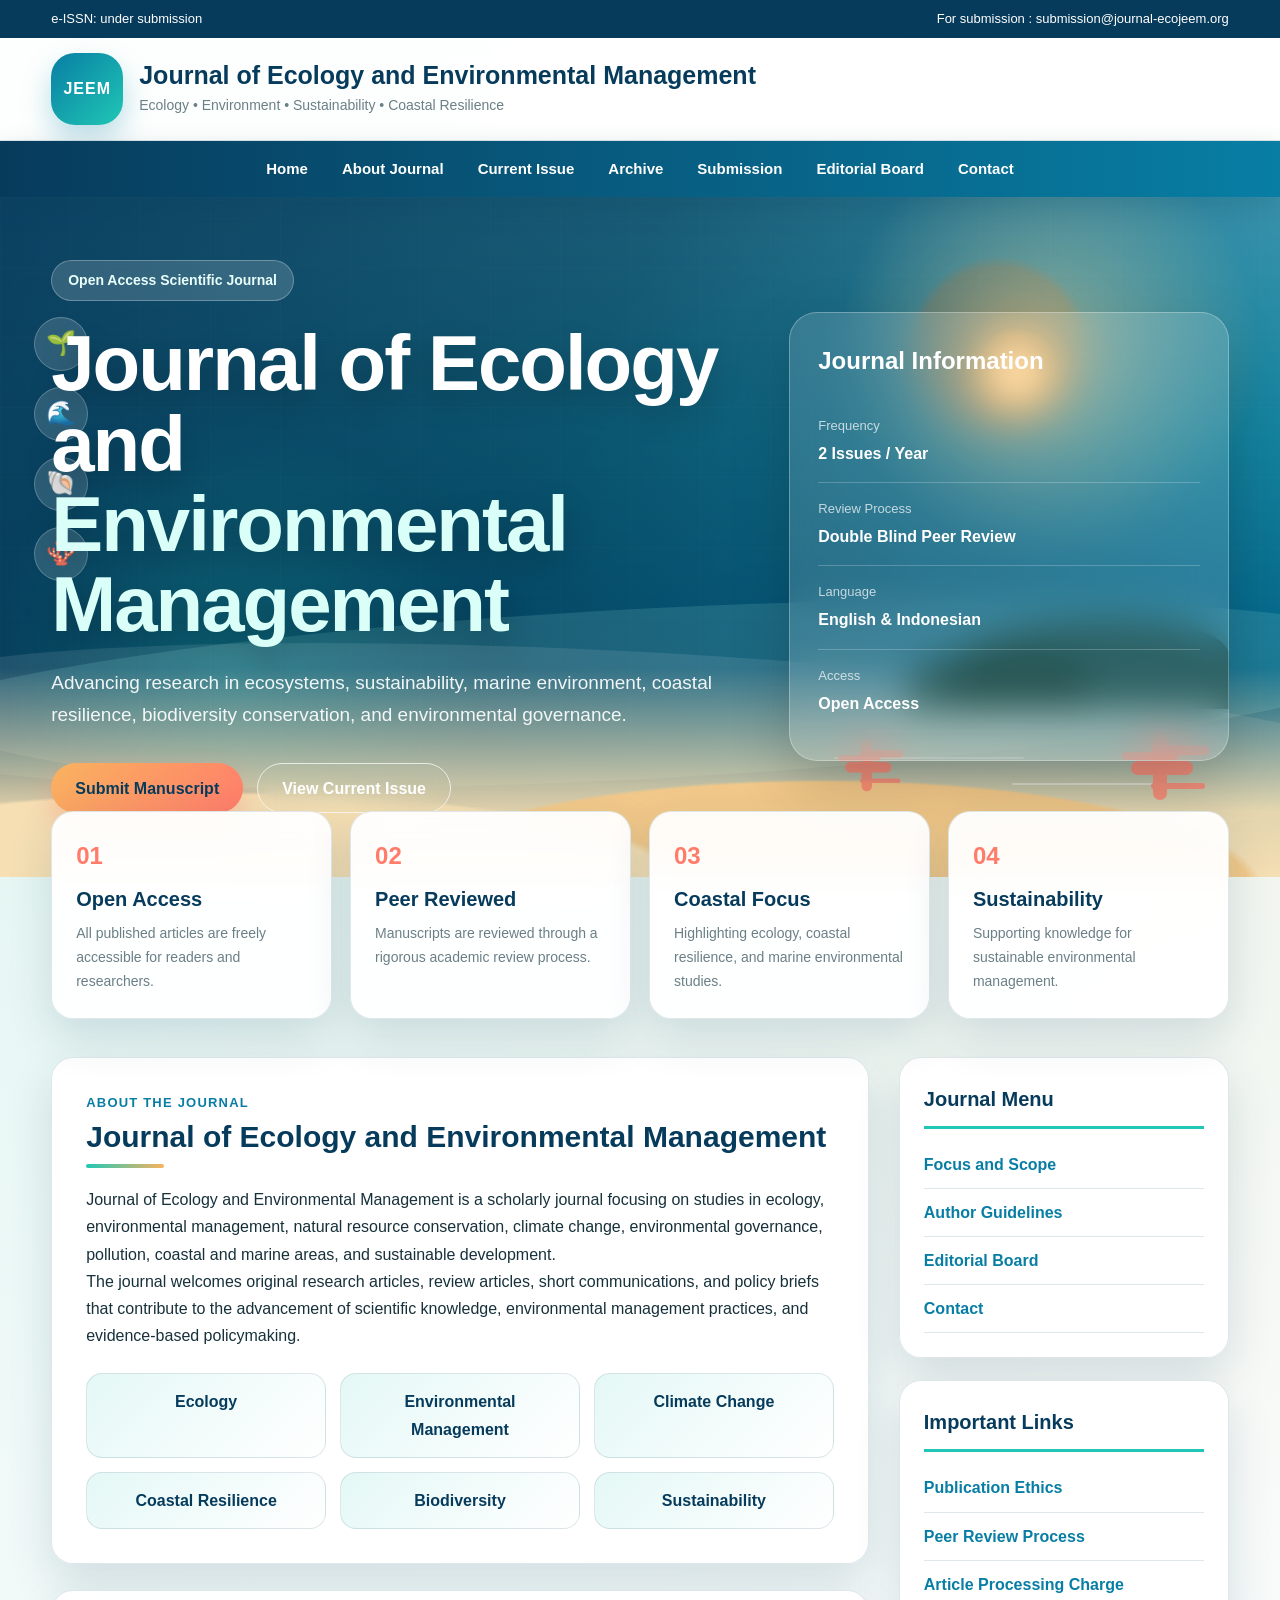
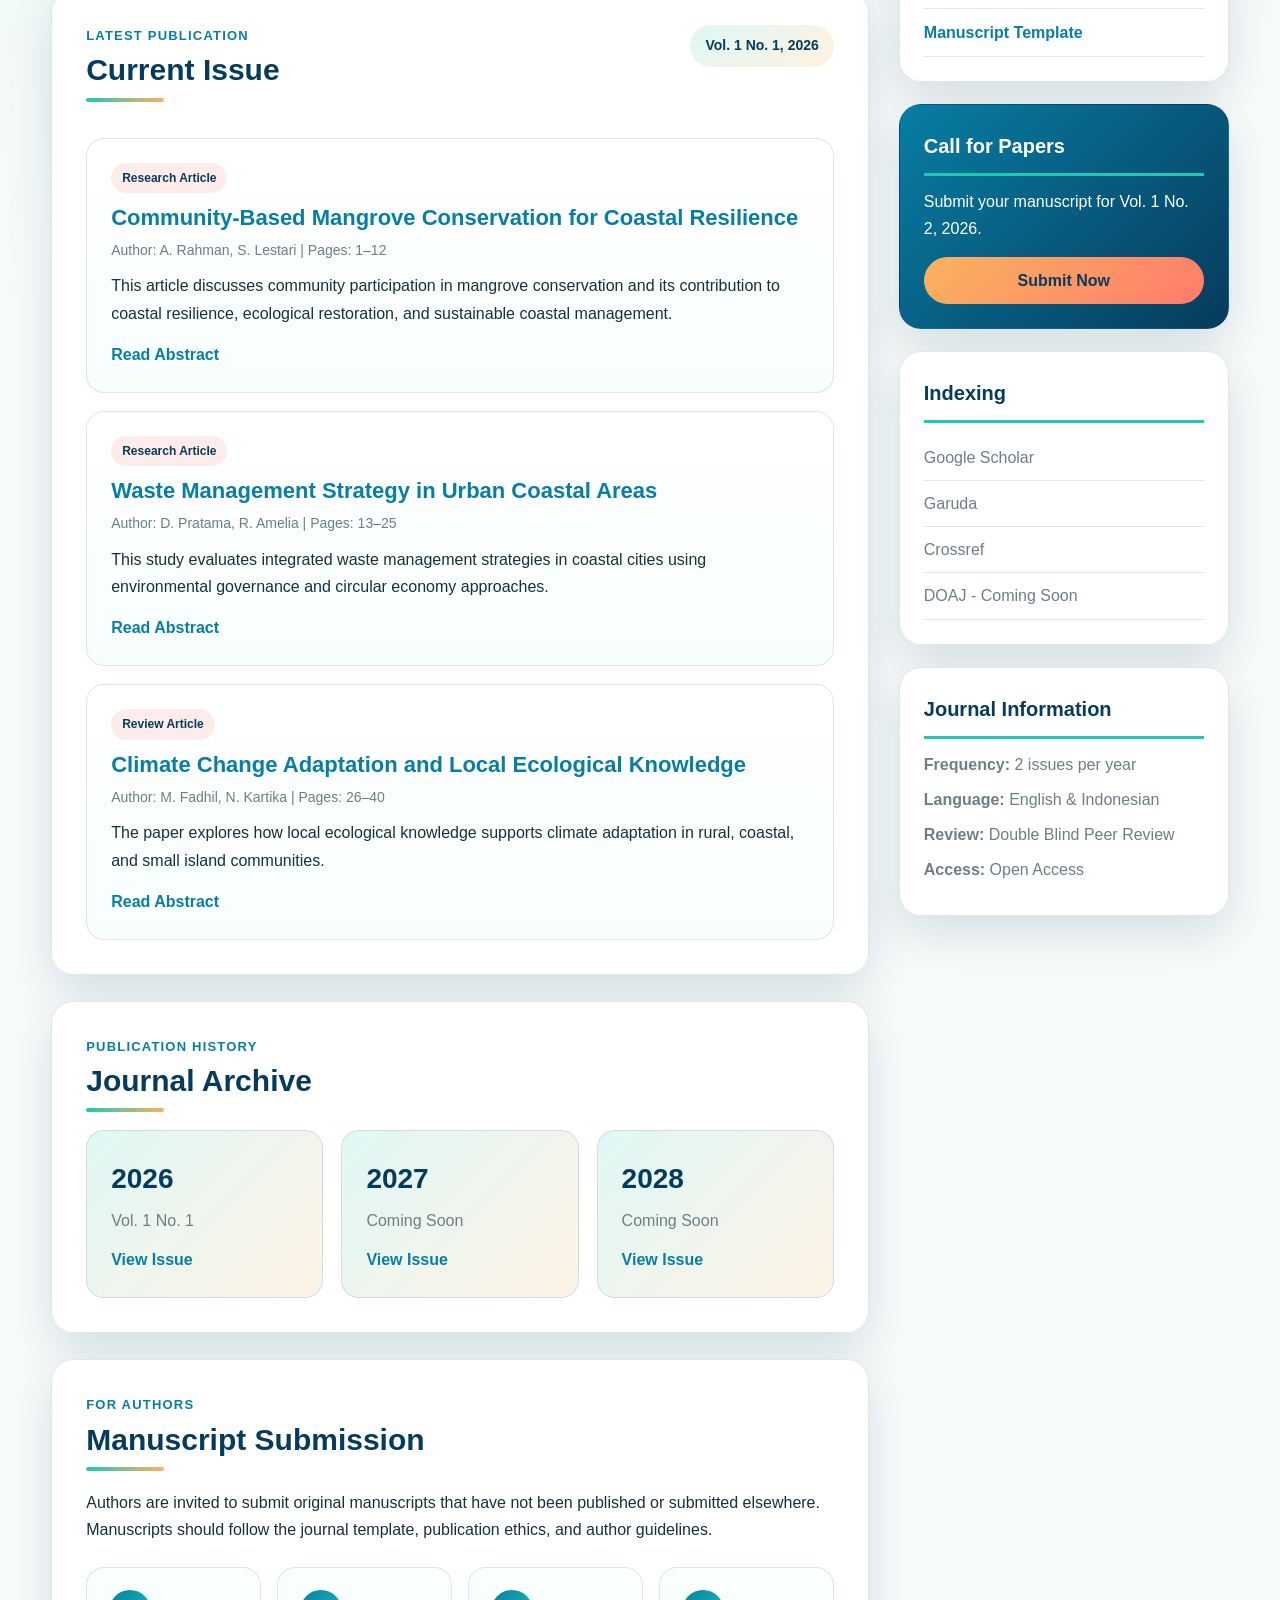
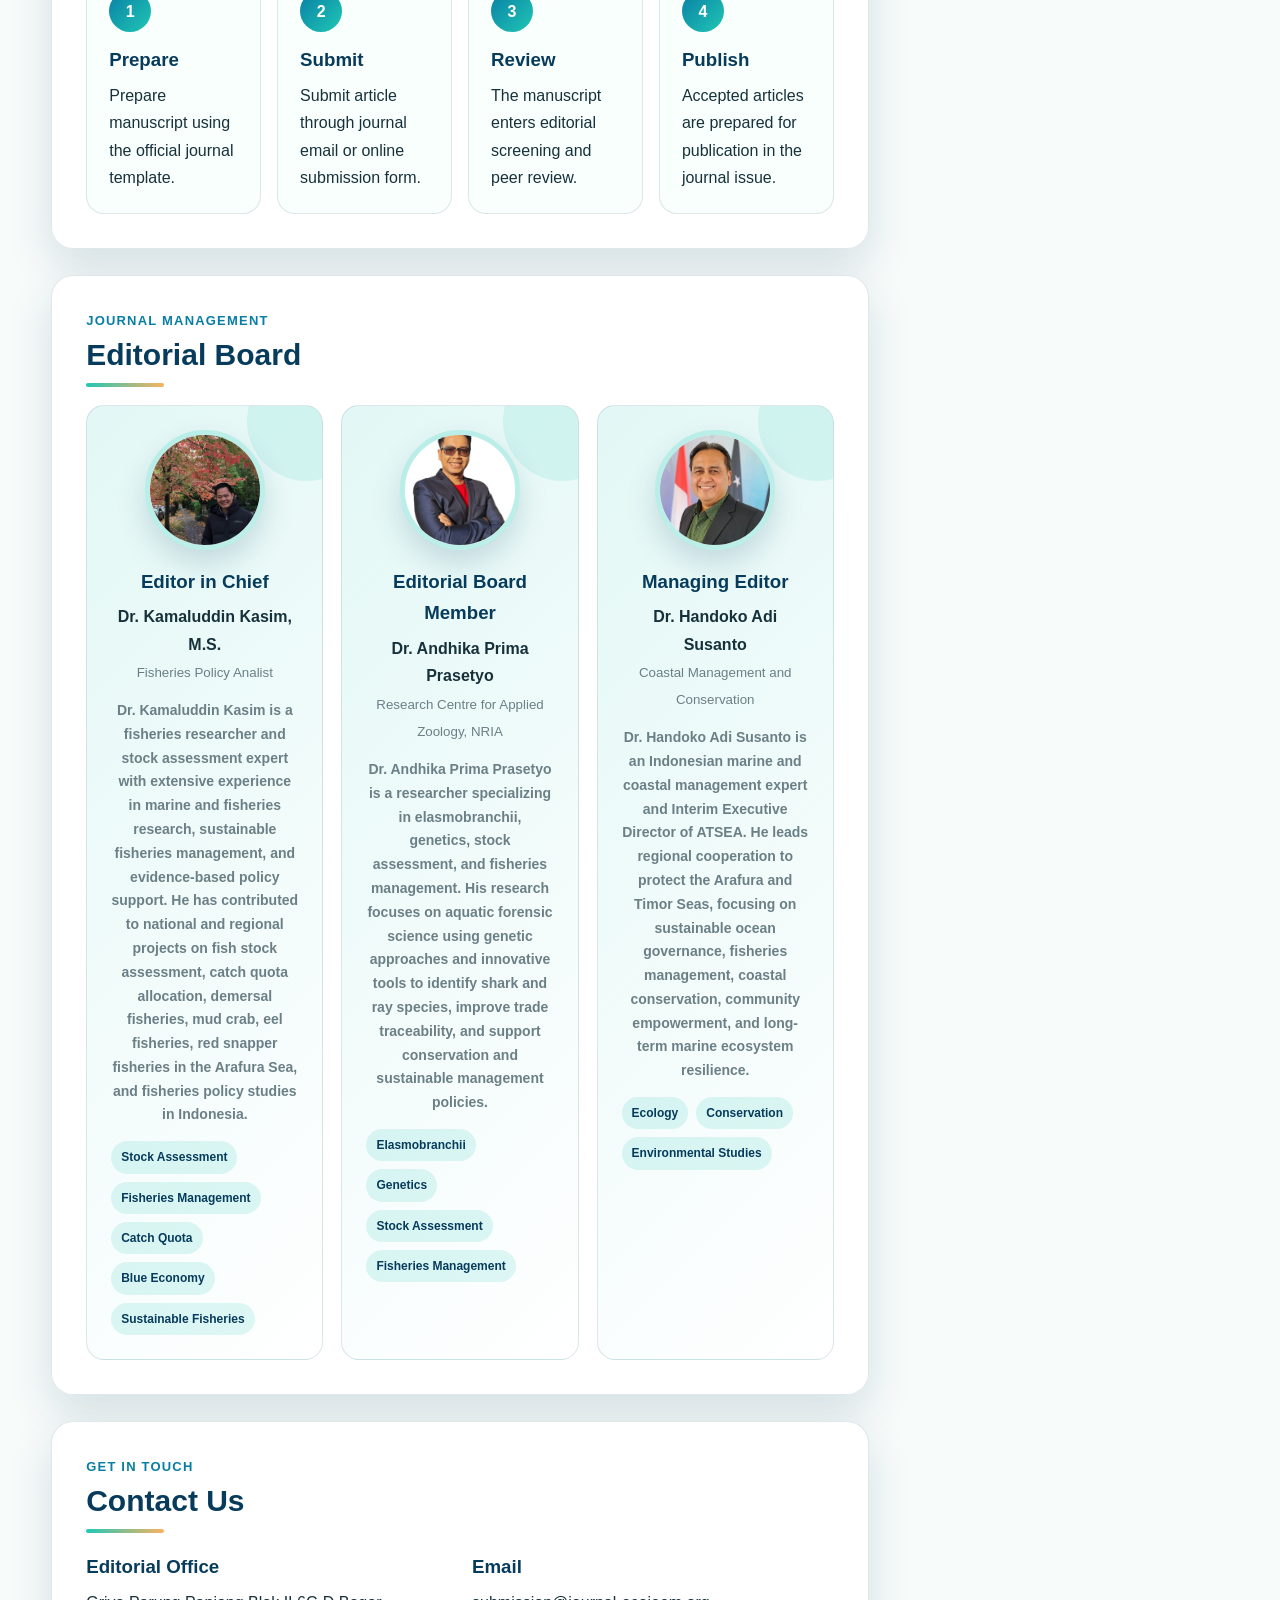
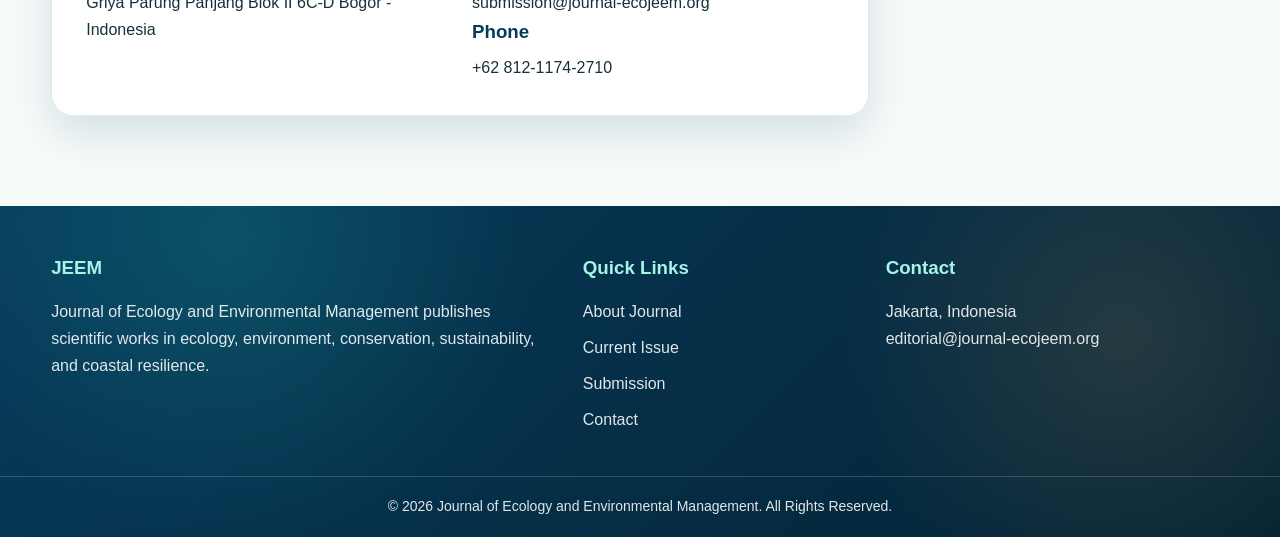
<file: index.html>
<!DOCTYPE html>
<html lang="id">
<head>
  <meta charset="UTF-8" />
  <meta name="viewport" content="width=device-width, initial-scale=1.0" />

  <title>Journal of Ecology and Environmental Management</title>

  <link rel="stylesheet" href="style.css" />
</head>

<body>

  <!-- TOP BAR -->
  <div class="top-bar">
    <div class="container top-bar-content">
      <div>
        <span>e-ISSN: under submission</span>
      </div>

      <div>
        <span>For submission : submission@journal-ecojeem.org</span>
      </div>
    </div>
  </div>

  <!-- HEADER -->
  <header class="site-header">
    <div class="container header-content">
      <div class="brand">
        <div class="brand-logo">JEEM</div>
        <div>
          <h1>Journal of Ecology and Environmental Management</h1>
          <p>Ecology • Environment • Sustainability • Coastal Resilience</p>
        </div>
      </div>

      <button class="menu-toggle" id="menuToggle" aria-label="Open menu">
        ☰
      </button>
    </div>
  </header>

  <!-- NAVIGATION -->
  <nav class="navbar">
    <div class="container nav-links" id="navLinks">
      <a href="#home">Home</a>
      <a href="#about">About Journal</a>
      <a href="#current">Current Issue</a>
      <a href="#archive">Archive</a>
      <a href="submission.html">Submission</a>
      <a href="#editorial">Editorial Board</a>
      <a href="#contact">Contact</a>
    </div>
  </nav>

  <!-- STUNNING COASTAL HERO -->
  <section class="hero" id="home">
    <div class="hero-overlay"></div>

    <div class="wave wave-one"></div>
    <div class="wave wave-two"></div>

    <div class="floating-icons">
      <div>🌱</div>
      <div>🌊</div>
      <div>🐚</div>
      <div>🪸</div>
    </div>

    <div class="container hero-content">
      <div class="hero-text">
        <span class="hero-label">Open Access Scientific Journal</span>

        <h2>
          Journal of Ecology and
          <span>Environmental Management</span>
        </h2>

        <p>
          Advancing research in ecosystems, sustainability, marine environment,
          coastal resilience, biodiversity conservation, and environmental governance.
        </p>

        <div class="hero-buttons">
          <a href="submission.html" class="btn btn-primary">Submit Manuscript</a>
          <a href="#current" class="btn btn-secondary">View Current Issue</a>
        </div>
      </div>

      <div class="hero-panel">
        <h3>Journal Information</h3>

        <div class="info-item">
          <span>Frequency</span>
          <strong>2 Issues / Year</strong>
        </div>

        <div class="info-item">
          <span>Review Process</span>
          <strong>Double Blind Peer Review</strong>
        </div>

        <div class="info-item">
          <span>Language</span>
          <strong>English & Indonesian</strong>
        </div>

        <div class="info-item">
          <span>Access</span>
          <strong>Open Access</strong>
        </div>
      </div>
    </div>

    <div class="coastal-shape">
      <div class="sun"></div>
      <div class="island island-one"></div>
      <div class="island island-two"></div>
      <div class="sea-line sea-line-one"></div>
      <div class="sea-line sea-line-two"></div>
      <div class="sea-line sea-line-three"></div>
      <div class="coral coral-one"></div>
      <div class="coral coral-two"></div>
    </div>
  </section>

  <!-- QUICK INFO -->
  <section class="quick-info">
    <div class="container quick-info-grid">
      <div class="quick-card">
        <span>01</span>
        <h3>Open Access</h3>
        <p>All published articles are freely accessible for readers and researchers.</p>
      </div>

      <div class="quick-card">
        <span>02</span>
        <h3>Peer Reviewed</h3>
        <p>Manuscripts are reviewed through a rigorous academic review process.</p>
      </div>

      <div class="quick-card">
        <span>03</span>
        <h3>Coastal Focus</h3>
        <p>Highlighting ecology, coastal resilience, and marine environmental studies.</p>
      </div>

      <div class="quick-card">
        <span>04</span>
        <h3>Sustainability</h3>
        <p>Supporting knowledge for sustainable environmental management.</p>
      </div>
    </div>
  </section>

  <!-- MAIN CONTENT -->
  <main class="container main-layout">

    <!-- CONTENT AREA -->
    <section class="content-area">

      <!-- ABOUT -->
      <section class="content-card" id="about">
        <div class="section-heading">
          <p>About the Journal</p>
          <h2>Journal of Ecology and Environmental Management</h2>
        </div>

        <p>
          Journal of Ecology and Environmental Management is a scholarly journal focusing on studies in ecology, 
          environmental management, natural resource conservation, climate change, environmental governance, 
          pollution, coastal and marine areas, and sustainable development.
        </p>

        <p>
          The journal welcomes original research articles, review articles, short communications, 
          and policy briefs that contribute to the advancement of scientific knowledge, environmental management practices, 
          and evidence-based policymaking.
        </p>

        <div class="scope-grid">
          <div>Ecology</div>
          <div>Environmental Management</div>
          <div>Climate Change</div>
          <div>Coastal Resilience</div>
          <div>Biodiversity</div>
          <div>Sustainability</div>
        </div>
      </section>

      <!-- CURRENT ISSUE -->
      <section class="content-card" id="current">
        <div class="section-title-row">
          <div class="section-heading">
            <p>Latest Publication</p>
            <h2>Current Issue</h2>
          </div>

          <div class="issue-badge">
            Vol. 1 No. 1, 2026
          </div>
        </div>

        <article class="article-item">
          <div class="article-type">Research Article</div>
          <h3>Community-Based Mangrove Conservation for Coastal Resilience</h3>
          <p class="article-meta">Author: A. Rahman, S. Lestari | Pages: 1–12</p>
          <p>
            This article discusses community participation in mangrove conservation and its
            contribution to coastal resilience, ecological restoration, and sustainable
            coastal management.
          </p>
          <a href="#" class="read-more">Read Abstract</a>
        </article>

        <article class="article-item">
          <div class="article-type">Research Article</div>
          <h3>Waste Management Strategy in Urban Coastal Areas</h3>
          <p class="article-meta">Author: D. Pratama, R. Amelia | Pages: 13–25</p>
          <p>
            This study evaluates integrated waste management strategies in coastal cities
            using environmental governance and circular economy approaches.
          </p>
          <a href="#" class="read-more">Read Abstract</a>
        </article>

        <article class="article-item">
          <div class="article-type">Review Article</div>
          <h3>Climate Change Adaptation and Local Ecological Knowledge</h3>
          <p class="article-meta">Author: M. Fadhil, N. Kartika | Pages: 26–40</p>
          <p>
            The paper explores how local ecological knowledge supports climate adaptation
            in rural, coastal, and small island communities.
          </p>
          <a href="#" class="read-more">Read Abstract</a>
        </article>
      </section>

      <!-- ARCHIVE -->
      <section class="content-card" id="archive">
        <div class="section-heading">
          <p>Publication History</p>
          <h2>Journal Archive</h2>
        </div>

        <div class="archive-grid">
          <div class="archive-box">
            <h3>2026</h3>
            <p>Vol. 1 No. 1</p>
            <a href="#">View Issue</a>
          </div>

          <div class="archive-box">
            <h3>2027</h3>
            <p>Coming Soon</p>
            <a href="#">View Issue</a>
          </div>

          <div class="archive-box">
            <h3>2028</h3>
            <p>Coming Soon</p>
            <a href="#">View Issue</a>
          </div>
        </div>
      </section>

      <!-- SUBMISSION -->
      <section class="content-card" id="submission">
        <div class="section-heading">
          <p>For Authors</p>
          <h2>Manuscript Submission</h2>
        </div>

        <p>
          Authors are invited to submit original manuscripts that have not been published
          or submitted elsewhere. Manuscripts should follow the journal template,
          publication ethics, and author guidelines.
        </p>

        <div class="steps-grid">
          <div class="step-card">
            <span>1</span>
            <h3>Prepare</h3>
            <p>Prepare manuscript using the official journal template.</p>
          </div>

          <div class="step-card">
            <span>2</span>
            <h3>Submit</h3>
            <p>Submit article through journal email or online submission form.</p>
          </div>

          <div class="step-card">
            <span>3</span>
            <h3>Review</h3>
            <p>The manuscript enters editorial screening and peer review.</p>
          </div>

          <div class="step-card">
            <span>4</span>
            <h3>Publish</h3>
            <p>Accepted articles are prepared for publication in the journal issue.</p>
          </div>
        </div>
      </section>

      <!-- EDITORIAL BOARD -->
      <section class="content-card" id="editorial">
        <div class="section-heading">
          <p>Journal Management</p>
          <h2>Editorial Board</h2>
        </div>

    <div class="editor-grid">

  <!-- EDITOR IN CHIEF -->
  <div class="editor-card">
    <img 
      src="kamaluddin-kasim.jpeg" 
      alt="Kamaluddin Kasim" 
      class="editor-photo"
    />

    <h3>Editor in Chief</h3>
    <p>Dr. Kamaluddin Kasim, M.S.</p>
    <small>Fisheries Policy Analist</small>

    <p class="editor-summary">
      Dr. Kamaluddin Kasim is a fisheries researcher and stock assessment expert
      with extensive experience in marine and fisheries research, sustainable fisheries
      management, and evidence-based policy support. He has contributed to national
      and regional projects on fish stock assessment, catch quota allocation, demersal
      fisheries, mud crab, eel fisheries, red snapper fisheries in the Arafura Sea,
      and fisheries policy studies in Indonesia.
    </p>

    <div class="editor-expertise">
      <span>Stock Assessment</span>
      <span>Fisheries Management</span>
      <span>Catch Quota</span>
      <span>Blue Economy</span>
      <span>Sustainable Fisheries</span>
    </div>
  </div>

  <!-- EDITORIAL BOARD MEMBER -->
  <div class="editor-card">
    <img 
      src="andhika-prasetyo.jpeg" 
      alt="Dr. Andhika Prima Prasetyo" 
      class="editor-photo"
    />

    <h3>Editorial Board Member</h3>
    <p>Dr. Andhika Prima Prasetyo</p>
    <small>Research Centre for Applied Zoology, NRIA</small>

    <p class="editor-summary">
      Dr. Andhika Prima Prasetyo is a researcher specializing in elasmobranchii,
      genetics, stock assessment, and fisheries management. His research focuses on
      aquatic forensic science using genetic approaches and innovative tools to
      identify shark and ray species, improve trade traceability, and support
      conservation and sustainable management policies.
    </p>

    <div class="editor-expertise">
      <span>Elasmobranchii</span>
      <span>Genetics</span>
      <span>Stock Assessment</span>
      <span>Fisheries Management</span>
    </div>
  </div>

  <!-- EDITOR 3 -->
  <div class="editor-card">
    <img 
      src="editor-3.jpeg" 
      alt="Managing Editor" 
      class="editor-photo"
    />

    <h3>Managing Editor</h3>
    <p>Dr. Handoko Adi Susanto</p>
    <small>Coastal Management and Conservation</small>

    <p class="editor-summary">
      Dr. Handoko Adi Susanto is an Indonesian marine and coastal management expert and Interim Executive 
      Director of ATSEA. He leads regional cooperation to protect the Arafura and Timor Seas, focusing on 
      sustainable ocean governance, fisheries management, coastal conservation, community empowerment, 
      and long-term marine ecosystem resilience.
    </p>

    <div class="editor-expertise">
      <span>Ecology</span>
      <span>Conservation</span>
      <span>Environmental Studies</span>
    </div>

</div>
      </section>

      <!-- CONTACT -->
      <section class="content-card" id="contact">
        <div class="section-heading">
          <p>Get in Touch</p>
          <h2>Contact Us</h2>
        </div>

        <div class="contact-grid">
          <div>
            <h3>Editorial Office</h3>
            <p>
              Griya Parung Panjang
              Blok II 6C-D
              Bogor - Indonesia
            </p>
          </div>

          <div>
            <h3>Email</h3>
            <p>submission@journal-ecojeem.org</p>

            <h3>Phone</h3>
            <p>+62 812-1174-2710</p>
          </div>
        </div>
      </section>

    </section>

    <!-- SIDEBAR -->
    <aside class="sidebar">

      <div class="side-card">
        <h3>Journal Menu</h3>
        <a href="focus-scope.html">Focus and Scope</a>
        <a href="#submission">Author Guidelines</a>
        <a href="#editorial">Editorial Board</a>
        <a href="#contact">Contact</a>
      </div>

      <div class="side-card">
        <h3>Important Links</h3>
       <a href="publication-ethics.html">Publication Ethics</a>
        <a href="#">Peer Review Process</a>
        <a href="#">Article Processing Charge</a>
        <a href="#">Manuscript Template</a>
      </div>

      <div class="side-card call-card">
        <h3>Call for Papers</h3>
        <p>
          Submit your manuscript for Vol. 1 No. 2, 2026.
        </p>
       <a href="submission.html" class="submit-button">Submit Now</a>
      </div>

      <div class="side-card">
        <h3>Indexing</h3>
        <ul class="index-list">
          <li>Google Scholar</li>
          <li>Garuda</li>
          <li>Crossref</li>
          <li>DOAJ - Coming Soon</li>
        </ul>
      </div>

      <div class="side-card journal-info">
        <h3>Journal Information</h3>
        <p><strong>Frequency:</strong> 2 issues per year</p>
        <p><strong>Language:</strong> English & Indonesian</p>
        <p><strong>Review:</strong> Double Blind Peer Review</p>
        <p><strong>Access:</strong> Open Access</p>
      </div>

    </aside>

  </main>

  <!-- FOOTER -->
  <footer class="footer">
    <div class="container footer-grid">
      <div>
        <h3>JEEM</h3>
        <p>
          Journal of Ecology and Environmental Management publishes scientific works
          in ecology, environment, conservation, sustainability, and coastal resilience.
        </p>
      </div>

      <div>
        <h3>Quick Links</h3>
        <a href="#about">About Journal</a>
        <a href="#current">Current Issue</a>
        <a href="#submission">Submission</a>
        <a href="#contact">Contact</a>
      </div>

      <div>
        <h3>Contact</h3>
        <p>Jakarta, Indonesia</p>
        <p>editorial@journal-ecojeem.org</p>
      </div>
    </div>

    <div class="footer-bottom">
      <p>© 2026 Journal of Ecology and Environmental Management. All Rights Reserved.</p>
    </div>
  </footer>

  <button class="back-to-top" id="backToTop" aria-label="Back to top">↑</button>

  <script src="script.js"></script>
</body>
</html>
</file>
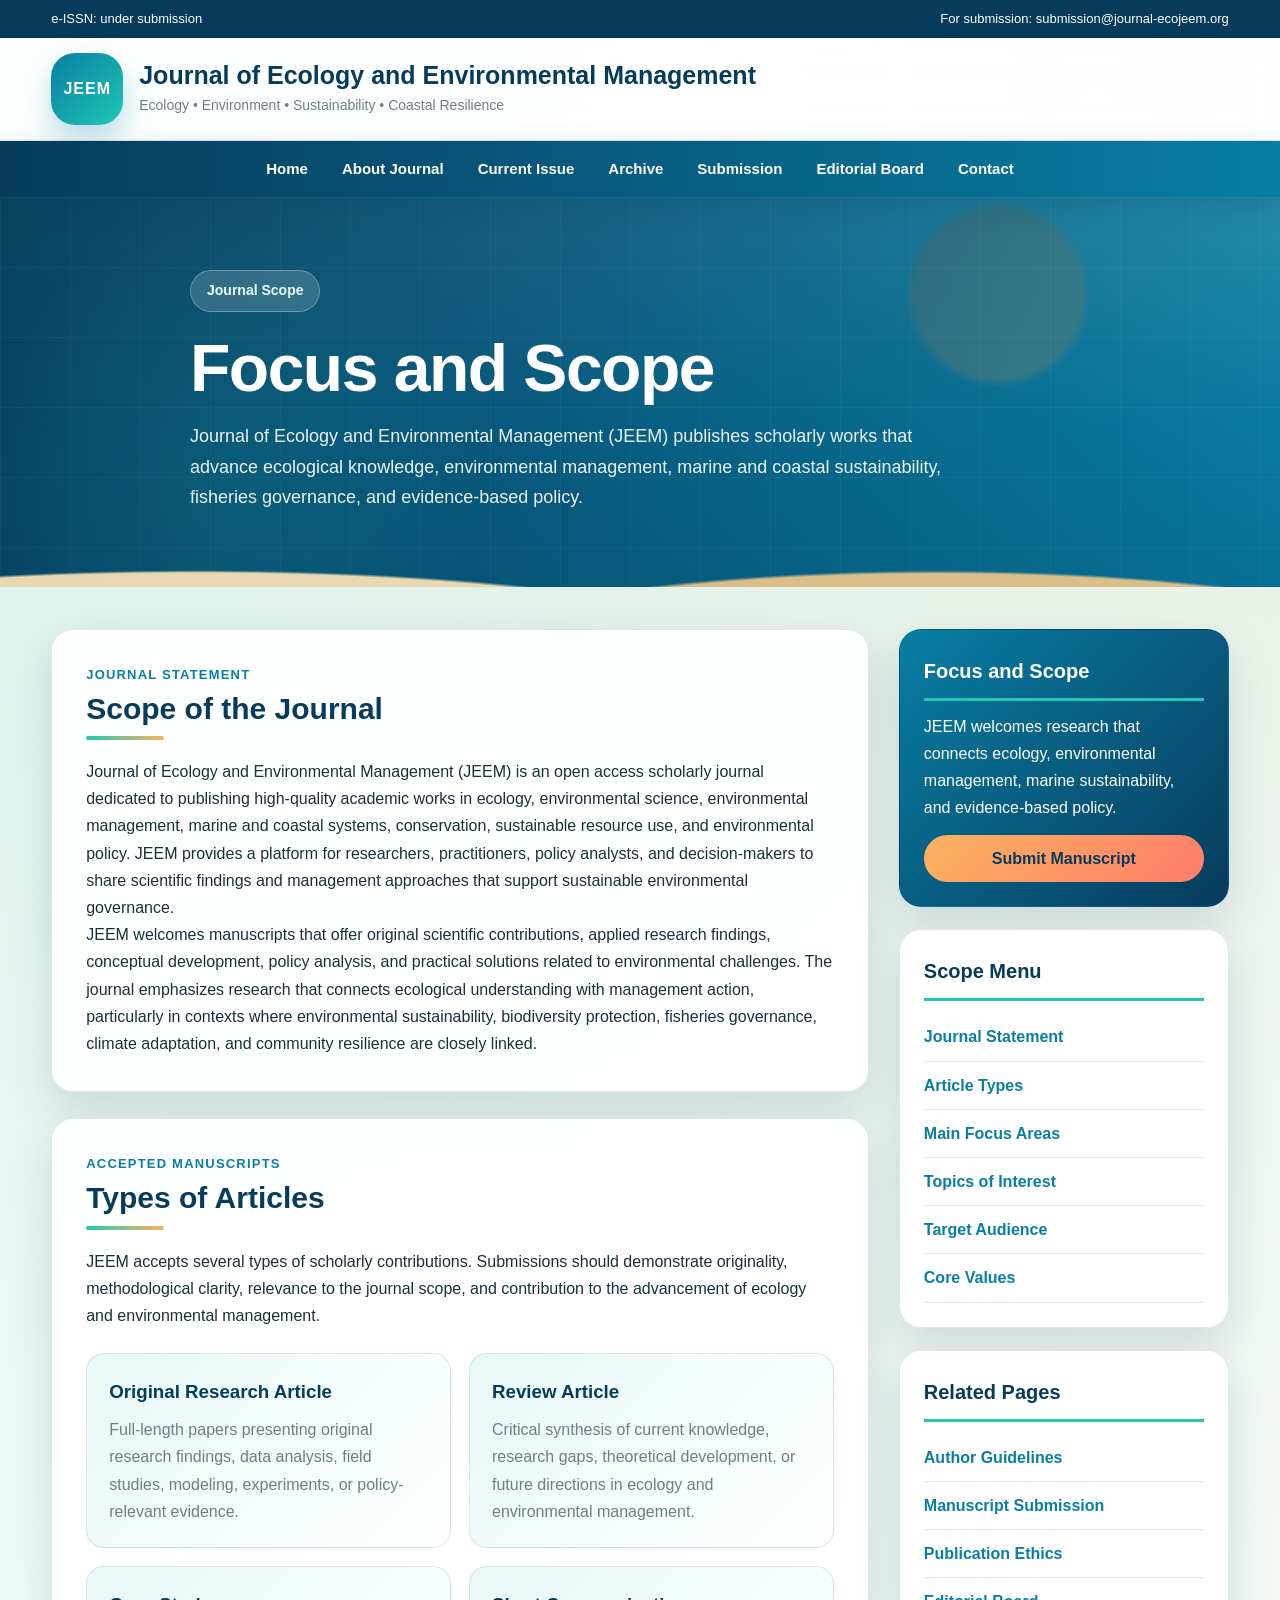
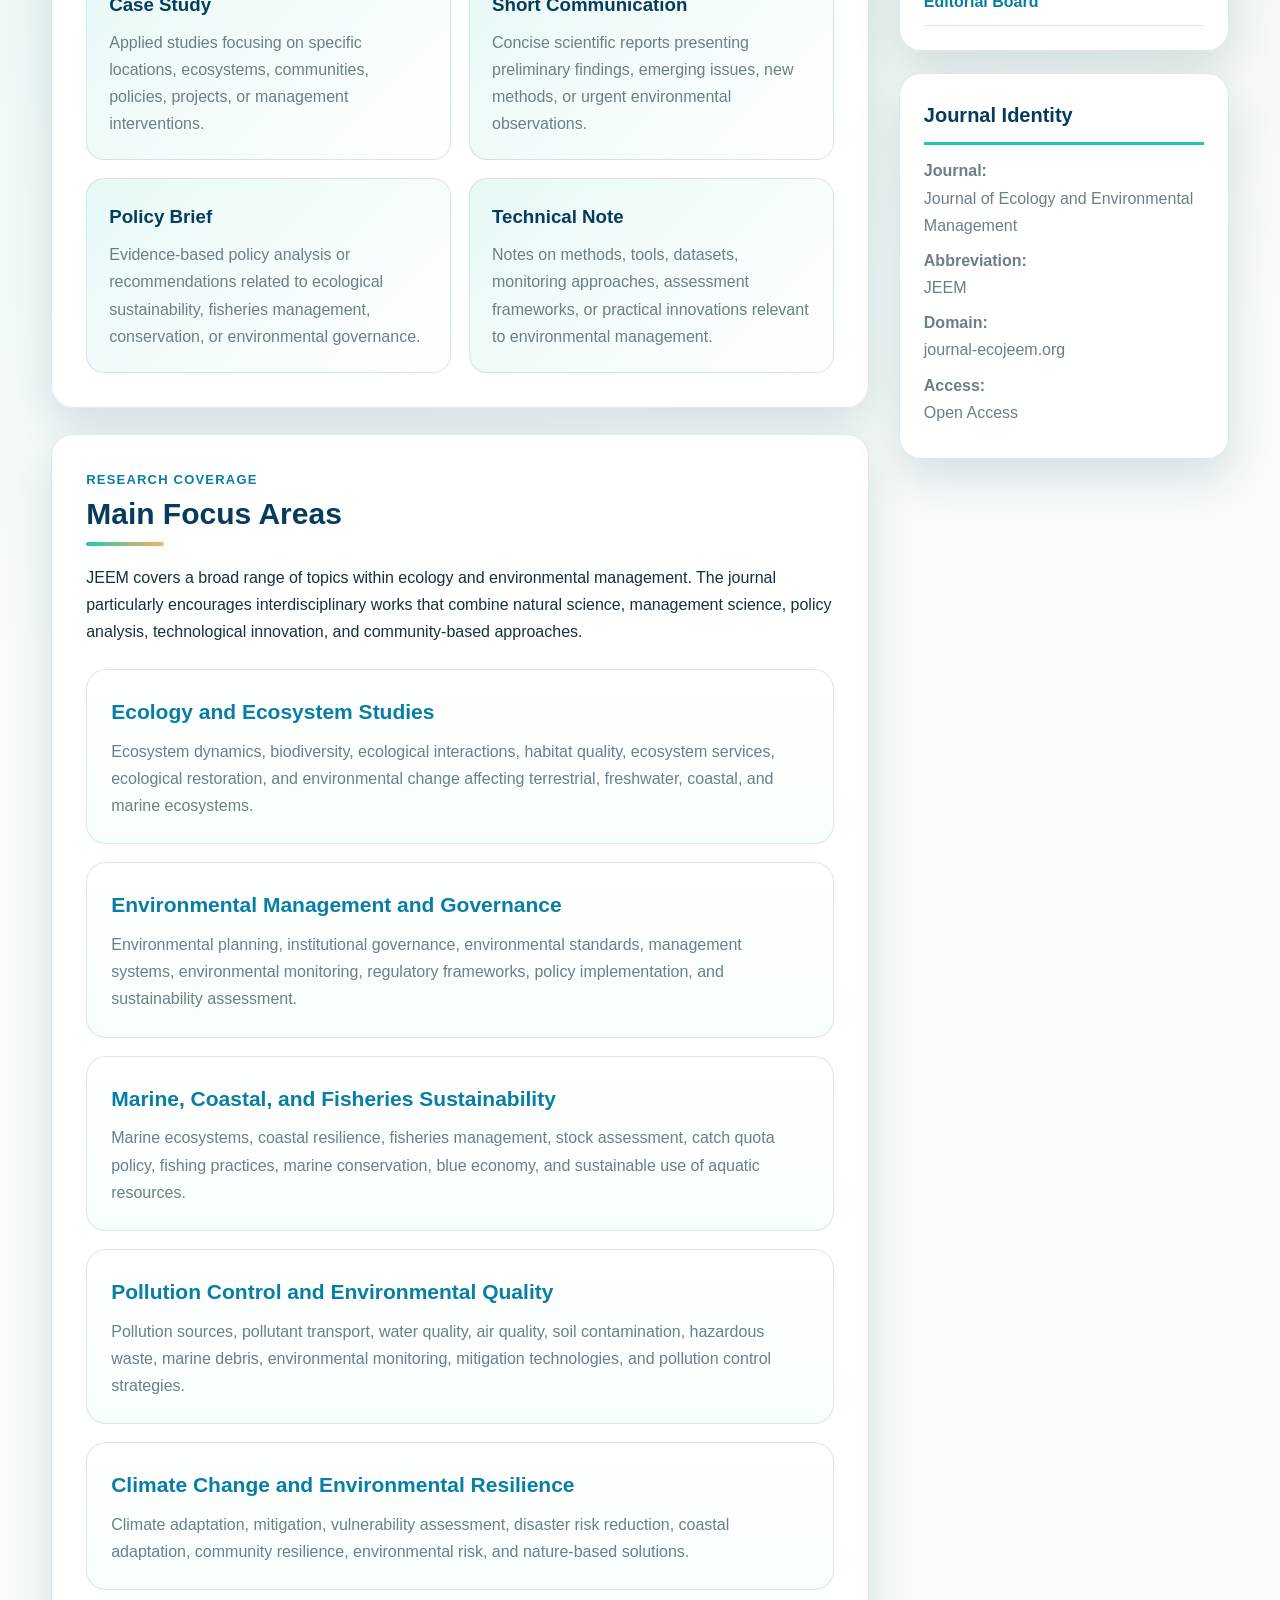
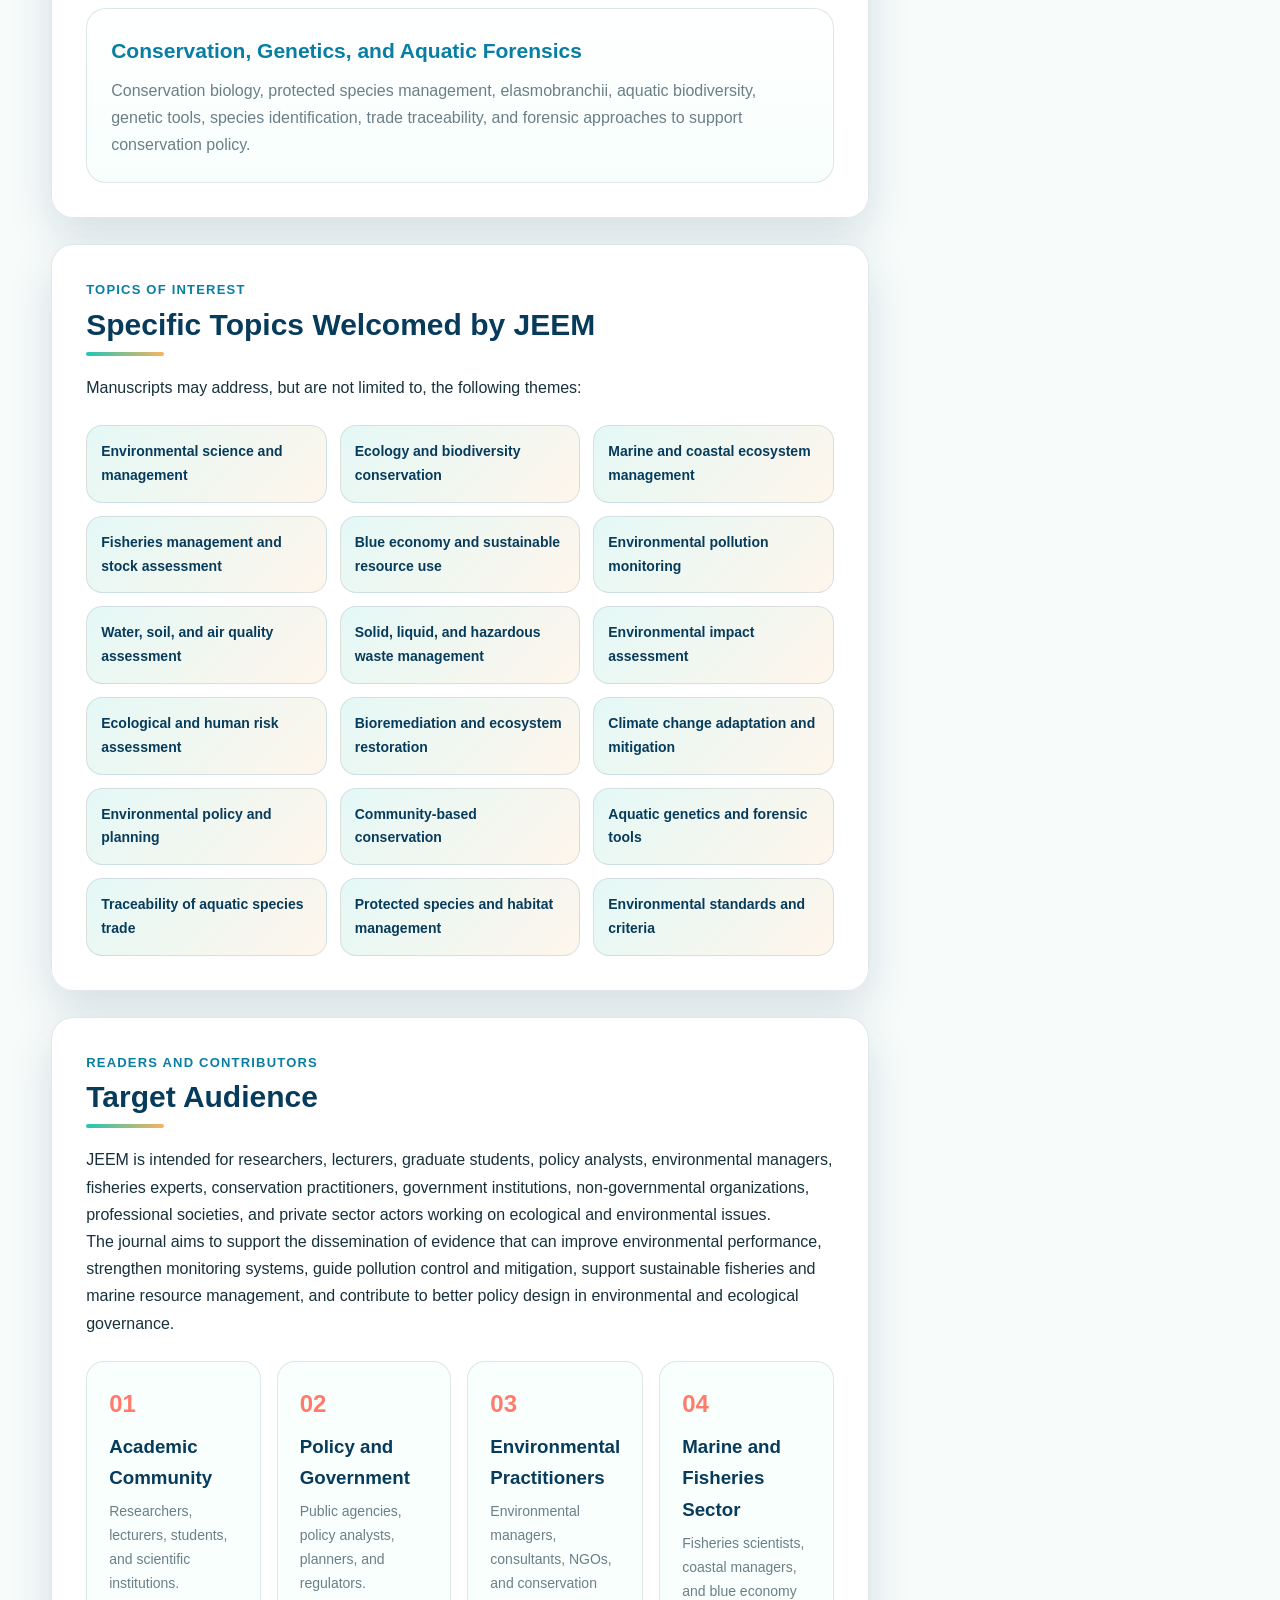
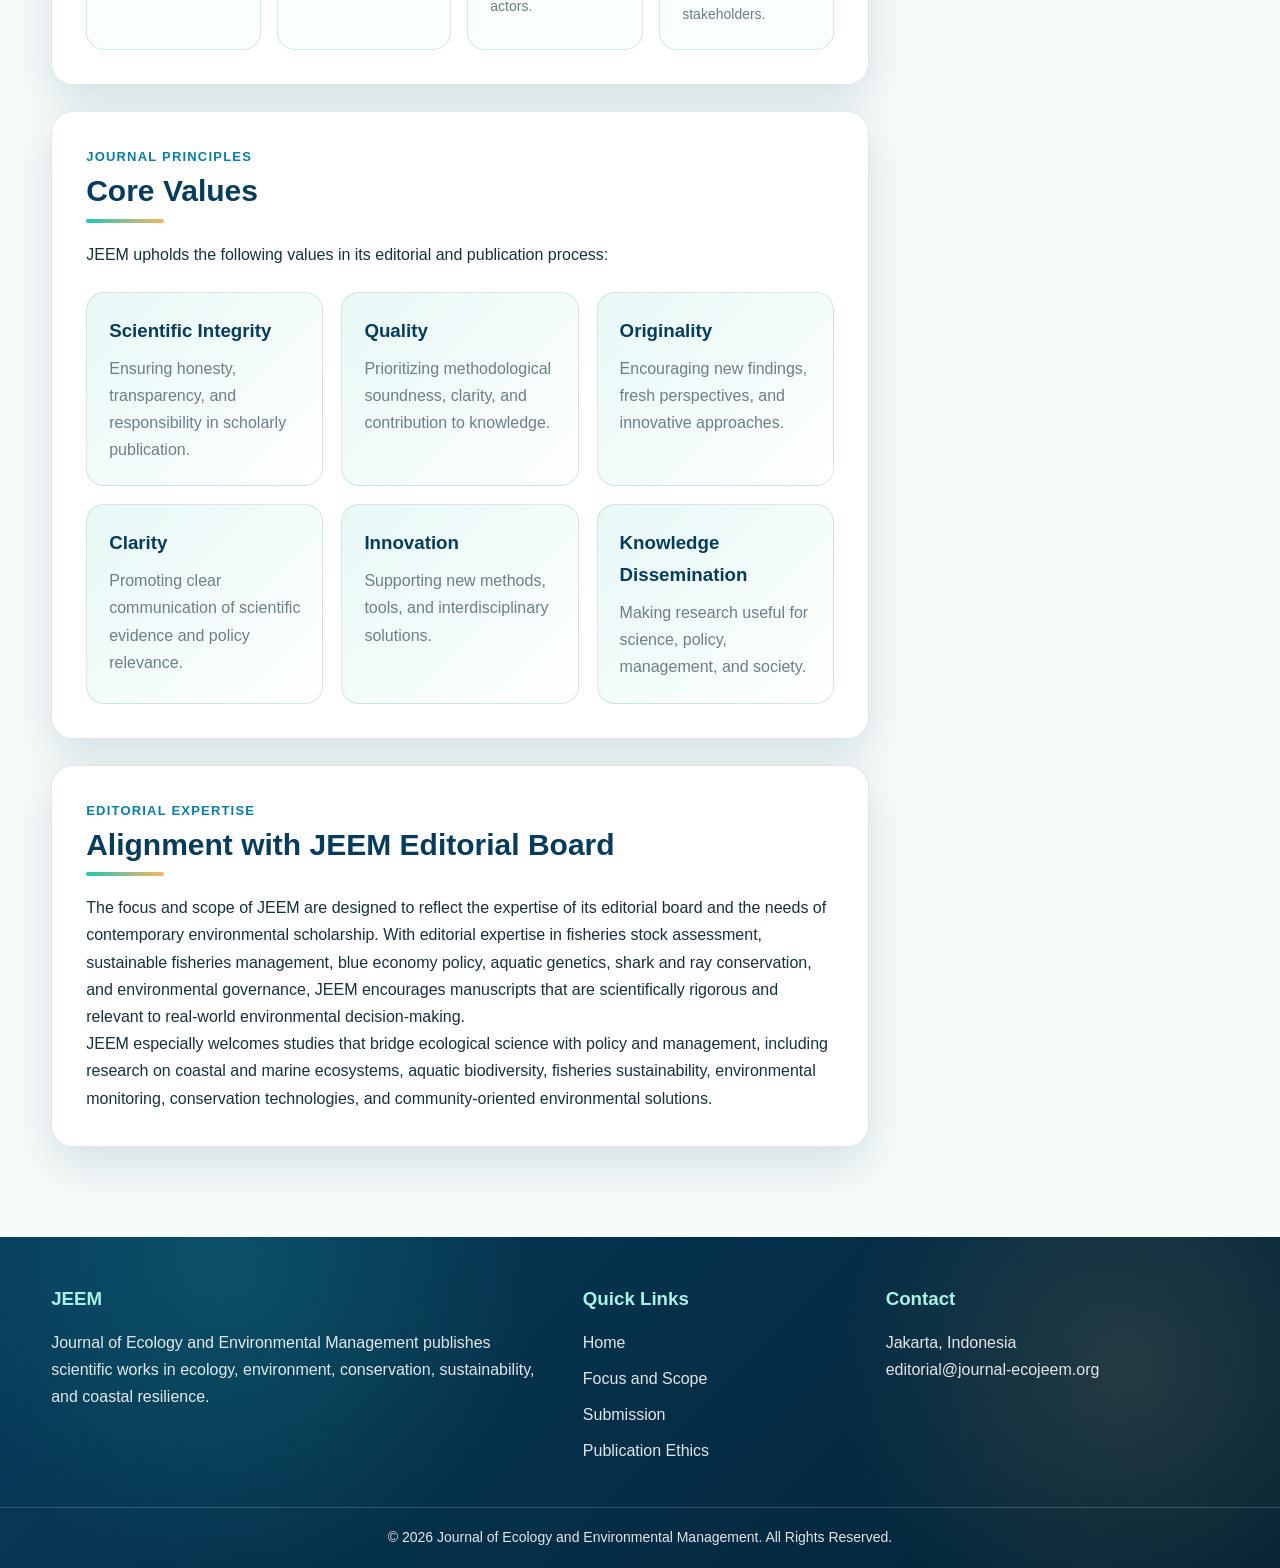
<file: focus-scope.html>
<!DOCTYPE html>
<html lang="id">
<head>
  <meta charset="UTF-8" />
  <meta name="viewport" content="width=device-width, initial-scale=1.0" />

  <title>Focus and Scope | Journal of Ecology and Environmental Management</title>

  <link rel="stylesheet" href="style.css" />
</head>

<body>

  <!-- TOP BAR -->
  <div class="top-bar">
    <div class="container top-bar-content">
      <div>
        <span>e-ISSN: under submission</span>
      </div>

      <div>
        <span>For submission: submission@journal-ecojeem.org</span>
      </div>
    </div>
  </div>

  <!-- HEADER -->
  <header class="site-header">
    <div class="container header-content">
      <div class="brand">
        <div class="brand-logo">JEEM</div>
        <div>
          <h1>Journal of Ecology and Environmental Management</h1>
          <p>Ecology • Environment • Sustainability • Coastal Resilience</p>
        </div>
      </div>

      <button class="menu-toggle" id="menuToggle" aria-label="Open menu">
        ☰
      </button>
    </div>
  </header>

  <!-- NAVIGATION -->
  <nav class="navbar">
    <div class="container nav-links" id="navLinks">
      <a href="index.html">Home</a>
      <a href="index.html#about">About Journal</a>
      <a href="index.html#current">Current Issue</a>
      <a href="index.html#archive">Archive</a>
      <a href="submission.html">Submission</a>
      <a href="index.html#editorial">Editorial Board</a>
      <a href="index.html#contact">Contact</a>
    </div>
  </nav>

  <!-- FOCUS HERO -->
  <section class="focus-hero">
    <div class="container focus-hero-content">
      <span class="hero-label">Journal Scope</span>
      <h2>Focus and Scope</h2>
      <p>
        Journal of Ecology and Environmental Management (JEEM) publishes scholarly
        works that advance ecological knowledge, environmental management, marine
        and coastal sustainability, fisheries governance, and evidence-based policy.
      </p>
    </div>
  </section>

  <!-- MAIN CONTENT -->
  <main class="container focus-layout">

    <!-- MAIN ARTICLE -->
    <section class="focus-main">

      <!-- STATEMENT -->
      <section class="content-card" id="journal-statement">
        <div class="section-heading">
          <p>Journal Statement</p>
          <h2>Scope of the Journal</h2>
        </div>

        <p>
          Journal of Ecology and Environmental Management (JEEM) is an open access
          scholarly journal dedicated to publishing high-quality academic works in
          ecology, environmental science, environmental management, marine and
          coastal systems, conservation, sustainable resource use, and environmental
          policy. JEEM provides a platform for researchers, practitioners, policy
          analysts, and decision-makers to share scientific findings and management
          approaches that support sustainable environmental governance.
        </p>

        <p>
          JEEM welcomes manuscripts that offer original scientific contributions,
          applied research findings, conceptual development, policy analysis, and
          practical solutions related to environmental challenges. The journal
          emphasizes research that connects ecological understanding with management
          action, particularly in contexts where environmental sustainability,
          biodiversity protection, fisheries governance, climate adaptation, and
          community resilience are closely linked.
        </p>
      </section>

      <!-- ARTICLE TYPES -->
      <section class="content-card" id="article-types">
        <div class="section-heading">
          <p>Accepted Manuscripts</p>
          <h2>Types of Articles</h2>
        </div>

        <p>
          JEEM accepts several types of scholarly contributions. Submissions should
          demonstrate originality, methodological clarity, relevance to the journal
          scope, and contribution to the advancement of ecology and environmental
          management.
        </p>

        <div class="article-type-grid">
          <div>
            <h3>Original Research Article</h3>
            <p>
              Full-length papers presenting original research findings, data analysis,
              field studies, modeling, experiments, or policy-relevant evidence.
            </p>
          </div>

          <div>
            <h3>Review Article</h3>
            <p>
              Critical synthesis of current knowledge, research gaps, theoretical
              development, or future directions in ecology and environmental management.
            </p>
          </div>

          <div>
            <h3>Case Study</h3>
            <p>
              Applied studies focusing on specific locations, ecosystems, communities,
              policies, projects, or management interventions.
            </p>
          </div>

          <div>
            <h3>Short Communication</h3>
            <p>
              Concise scientific reports presenting preliminary findings, emerging
              issues, new methods, or urgent environmental observations.
            </p>
          </div>

          <div>
            <h3>Policy Brief</h3>
            <p>
              Evidence-based policy analysis or recommendations related to ecological
              sustainability, fisheries management, conservation, or environmental governance.
            </p>
          </div>

          <div>
            <h3>Technical Note</h3>
            <p>
              Notes on methods, tools, datasets, monitoring approaches, assessment
              frameworks, or practical innovations relevant to environmental management.
            </p>
          </div>
        </div>
      </section>

      <!-- MAIN FOCUS AREAS -->
      <section class="content-card" id="focus-areas">
        <div class="section-heading">
          <p>Research Coverage</p>
          <h2>Main Focus Areas</h2>
        </div>

        <p>
          JEEM covers a broad range of topics within ecology and environmental
          management. The journal particularly encourages interdisciplinary works
          that combine natural science, management science, policy analysis,
          technological innovation, and community-based approaches.
        </p>

        <div class="scope-cards">
          <div class="scope-card">
            <h3>Ecology and Ecosystem Studies</h3>
            <p>
              Ecosystem dynamics, biodiversity, ecological interactions, habitat
              quality, ecosystem services, ecological restoration, and environmental
              change affecting terrestrial, freshwater, coastal, and marine ecosystems.
            </p>
          </div>

          <div class="scope-card">
            <h3>Environmental Management and Governance</h3>
            <p>
              Environmental planning, institutional governance, environmental
              standards, management systems, environmental monitoring, regulatory
              frameworks, policy implementation, and sustainability assessment.
            </p>
          </div>

          <div class="scope-card">
            <h3>Marine, Coastal, and Fisheries Sustainability</h3>
            <p>
              Marine ecosystems, coastal resilience, fisheries management, stock
              assessment, catch quota policy, fishing practices, marine conservation,
              blue economy, and sustainable use of aquatic resources.
            </p>
          </div>

          <div class="scope-card">
            <h3>Pollution Control and Environmental Quality</h3>
            <p>
              Pollution sources, pollutant transport, water quality, air quality,
              soil contamination, hazardous waste, marine debris, environmental
              monitoring, mitigation technologies, and pollution control strategies.
            </p>
          </div>

          <div class="scope-card">
            <h3>Climate Change and Environmental Resilience</h3>
            <p>
              Climate adaptation, mitigation, vulnerability assessment, disaster
              risk reduction, coastal adaptation, community resilience, environmental
              risk, and nature-based solutions.
            </p>
          </div>

          <div class="scope-card">
            <h3>Conservation, Genetics, and Aquatic Forensics</h3>
            <p>
              Conservation biology, protected species management, elasmobranchii,
              aquatic biodiversity, genetic tools, species identification, trade
              traceability, and forensic approaches to support conservation policy.
            </p>
          </div>
        </div>
      </section>

      <!-- DETAILED TOPICS -->
      <section class="content-card" id="topics">
        <div class="section-heading">
          <p>Topics of Interest</p>
          <h2>Specific Topics Welcomed by JEEM</h2>
        </div>

        <p>
          Manuscripts may address, but are not limited to, the following themes:
        </p>

        <div class="topic-grid">
          <div>Environmental science and management</div>
          <div>Ecology and biodiversity conservation</div>
          <div>Marine and coastal ecosystem management</div>
          <div>Fisheries management and stock assessment</div>
          <div>Blue economy and sustainable resource use</div>
          <div>Environmental pollution monitoring</div>
          <div>Water, soil, and air quality assessment</div>
          <div>Solid, liquid, and hazardous waste management</div>
          <div>Environmental impact assessment</div>
          <div>Ecological and human risk assessment</div>
          <div>Bioremediation and ecosystem restoration</div>
          <div>Climate change adaptation and mitigation</div>
          <div>Environmental policy and planning</div>
          <div>Community-based conservation</div>
          <div>Aquatic genetics and forensic tools</div>
          <div>Traceability of aquatic species trade</div>
          <div>Protected species and habitat management</div>
          <div>Environmental standards and criteria</div>
        </div>
      </section>

      <!-- TARGET AUDIENCE -->
      <section class="content-card" id="target-audience">
        <div class="section-heading">
          <p>Readers and Contributors</p>
          <h2>Target Audience</h2>
        </div>

        <p>
          JEEM is intended for researchers, lecturers, graduate students, policy
          analysts, environmental managers, fisheries experts, conservation
          practitioners, government institutions, non-governmental organizations,
          professional societies, and private sector actors working on ecological
          and environmental issues.
        </p>

        <p>
          The journal aims to support the dissemination of evidence that can improve
          environmental performance, strengthen monitoring systems, guide pollution
          control and mitigation, support sustainable fisheries and marine resource
          management, and contribute to better policy design in environmental and
          ecological governance.
        </p>

        <div class="audience-grid">
          <div>
            <span>01</span>
            <h3>Academic Community</h3>
            <p>Researchers, lecturers, students, and scientific institutions.</p>
          </div>

          <div>
            <span>02</span>
            <h3>Policy and Government</h3>
            <p>Public agencies, policy analysts, planners, and regulators.</p>
          </div>

          <div>
            <span>03</span>
            <h3>Environmental Practitioners</h3>
            <p>Environmental managers, consultants, NGOs, and conservation actors.</p>
          </div>

          <div>
            <span>04</span>
            <h3>Marine and Fisheries Sector</h3>
            <p>Fisheries scientists, coastal managers, and blue economy stakeholders.</p>
          </div>
        </div>
      </section>

      <!-- CORE VALUES -->
      <section class="content-card" id="core-values">
        <div class="section-heading">
          <p>Journal Principles</p>
          <h2>Core Values</h2>
        </div>

        <p>
          JEEM upholds the following values in its editorial and publication process:
        </p>

        <div class="value-grid">
          <div>
            <h3>Scientific Integrity</h3>
            <p>Ensuring honesty, transparency, and responsibility in scholarly publication.</p>
          </div>

          <div>
            <h3>Quality</h3>
            <p>Prioritizing methodological soundness, clarity, and contribution to knowledge.</p>
          </div>

          <div>
            <h3>Originality</h3>
            <p>Encouraging new findings, fresh perspectives, and innovative approaches.</p>
          </div>

          <div>
            <h3>Clarity</h3>
            <p>Promoting clear communication of scientific evidence and policy relevance.</p>
          </div>

          <div>
            <h3>Innovation</h3>
            <p>Supporting new methods, tools, and interdisciplinary solutions.</p>
          </div>

          <div>
            <h3>Knowledge Dissemination</h3>
            <p>Making research useful for science, policy, management, and society.</p>
          </div>
        </div>
      </section>

      <!-- EDITORIAL RELEVANCE -->
      <section class="content-card" id="editorial-relevance">
        <div class="section-heading">
          <p>Editorial Expertise</p>
          <h2>Alignment with JEEM Editorial Board</h2>
        </div>

        <p>
          The focus and scope of JEEM are designed to reflect the expertise of its
          editorial board and the needs of contemporary environmental scholarship.
          With editorial expertise in fisheries stock assessment, sustainable
          fisheries management, blue economy policy, aquatic genetics, shark and ray
          conservation, and environmental governance, JEEM encourages manuscripts
          that are scientifically rigorous and relevant to real-world environmental
          decision-making.
        </p>

        <p>
          JEEM especially welcomes studies that bridge ecological science with
          policy and management, including research on coastal and marine ecosystems,
          aquatic biodiversity, fisheries sustainability, environmental monitoring,
          conservation technologies, and community-oriented environmental solutions.
        </p>
      </section>

    </section>

    <!-- SIDEBAR -->
    <aside class="focus-sidebar">

      <div class="side-card call-card">
        <h3>Focus and Scope</h3>
        <p>
          JEEM welcomes research that connects ecology, environmental management,
          marine sustainability, and evidence-based policy.
        </p>
        <a href="submission.html" class="submit-button">Submit Manuscript</a>
      </div>

      <div class="side-card">
        <h3>Scope Menu</h3>
        <a href="#journal-statement">Journal Statement</a>
        <a href="#article-types">Article Types</a>
        <a href="#focus-areas">Main Focus Areas</a>
        <a href="#topics">Topics of Interest</a>
        <a href="#target-audience">Target Audience</a>
        <a href="#core-values">Core Values</a>
      </div>

      <div class="side-card">
        <h3>Related Pages</h3>
        <a href="submission.html">Author Guidelines</a>
        <a href="submission.html#submission-form">Manuscript Submission</a>
        <a href="publication-ethics.html">Publication Ethics</a>
        <a href="index.html#editorial">Editorial Board</a>
      </div>

      <div class="side-card journal-info">
        <h3>Journal Identity</h3>
        <p><strong>Journal:</strong><br />Journal of Ecology and Environmental Management</p>
        <p><strong>Abbreviation:</strong><br />JEEM</p>
        <p><strong>Domain:</strong><br />journal-ecojeem.org</p>
        <p><strong>Access:</strong><br />Open Access</p>
      </div>

    </aside>

  </main>

  <!-- FOOTER -->
  <footer class="footer">
    <div class="container footer-grid">
      <div>
        <h3>JEEM</h3>
        <p>
          Journal of Ecology and Environmental Management publishes scientific works
          in ecology, environment, conservation, sustainability, and coastal resilience.
        </p>
      </div>

      <div>
        <h3>Quick Links</h3>
        <a href="index.html">Home</a>
        <a href="focus-scope.html">Focus and Scope</a>
        <a href="submission.html">Submission</a>
        <a href="publication-ethics.html">Publication Ethics</a>
      </div>

      <div>
        <h3>Contact</h3>
        <p>Jakarta, Indonesia</p>
        <p>editorial@journal-ecojeem.org</p>
      </div>
    </div>

    <div class="footer-bottom">
      <p>© 2026 Journal of Ecology and Environmental Management. All Rights Reserved.</p>
    </div>
  </footer>

  <button class="back-to-top" id="backToTop" aria-label="Back to top">↑</button>

  <script src="script.js"></script>
</body>
</html>
</file>
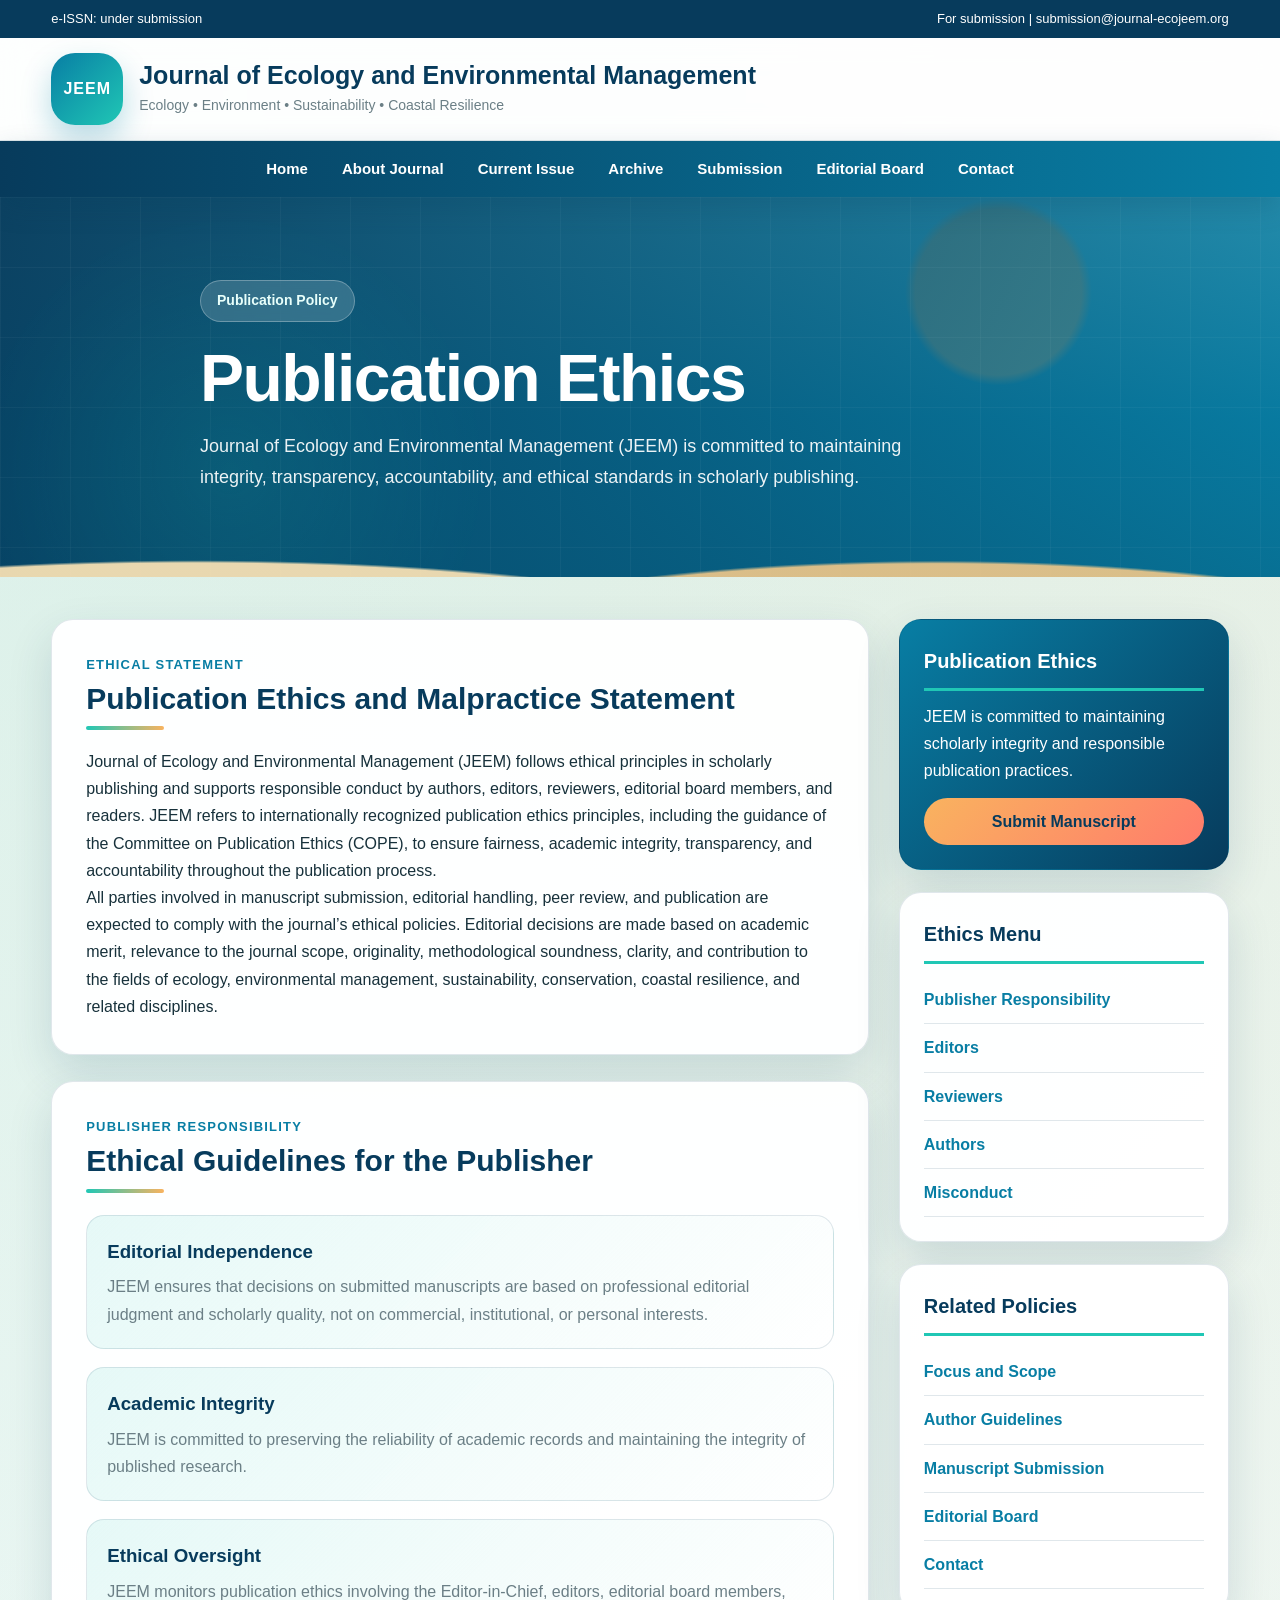
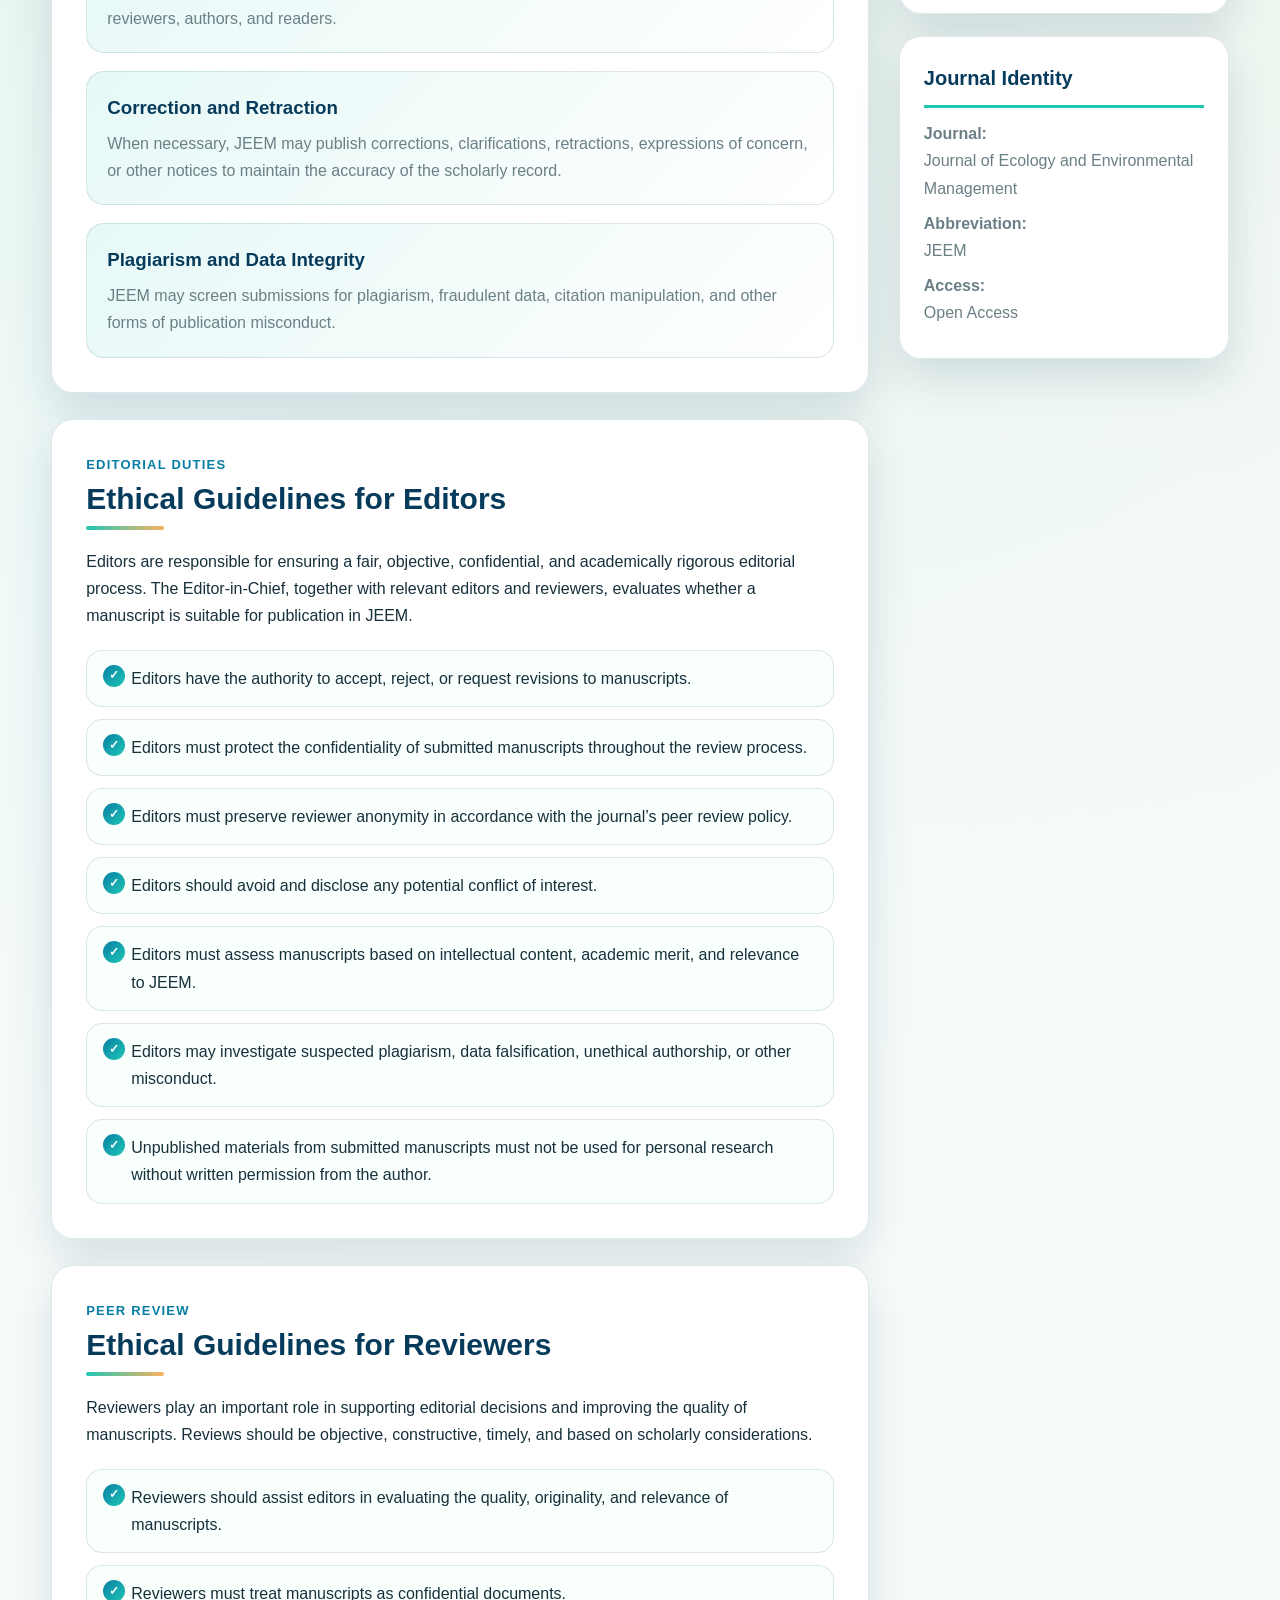
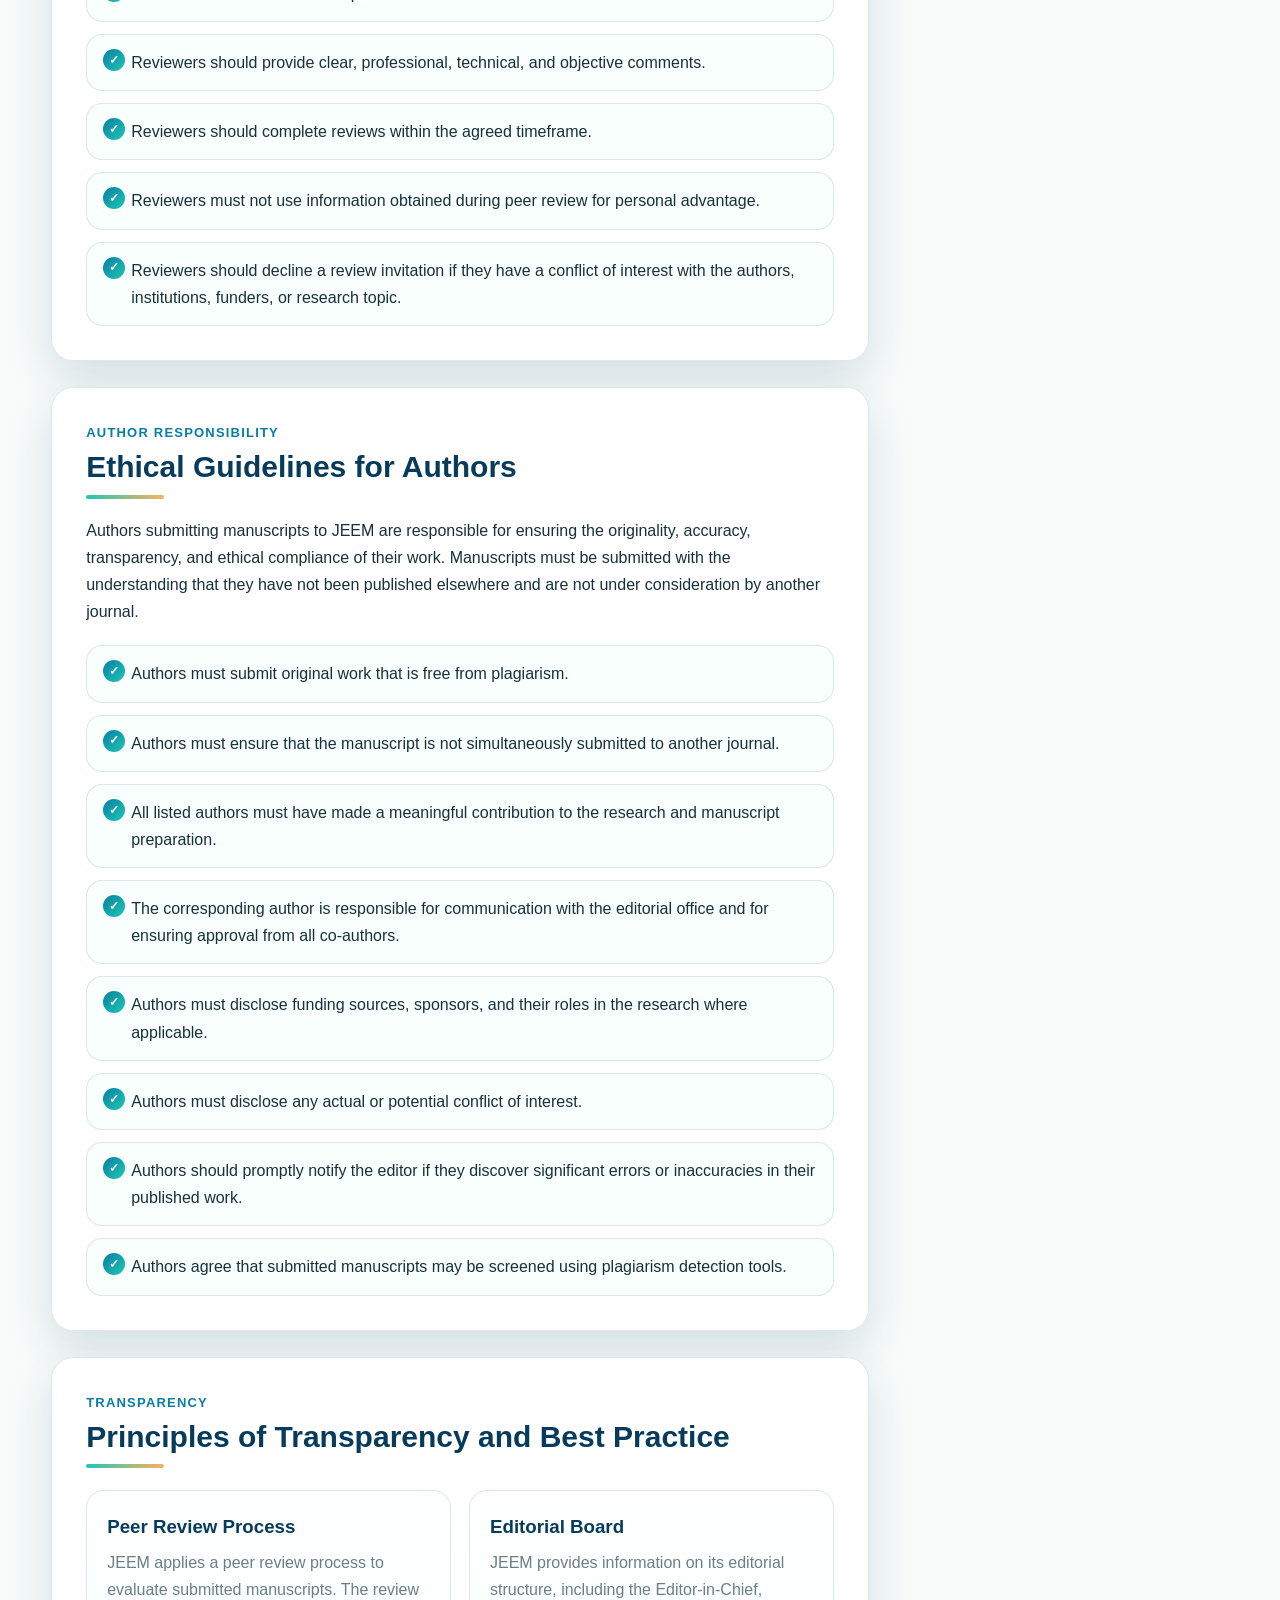
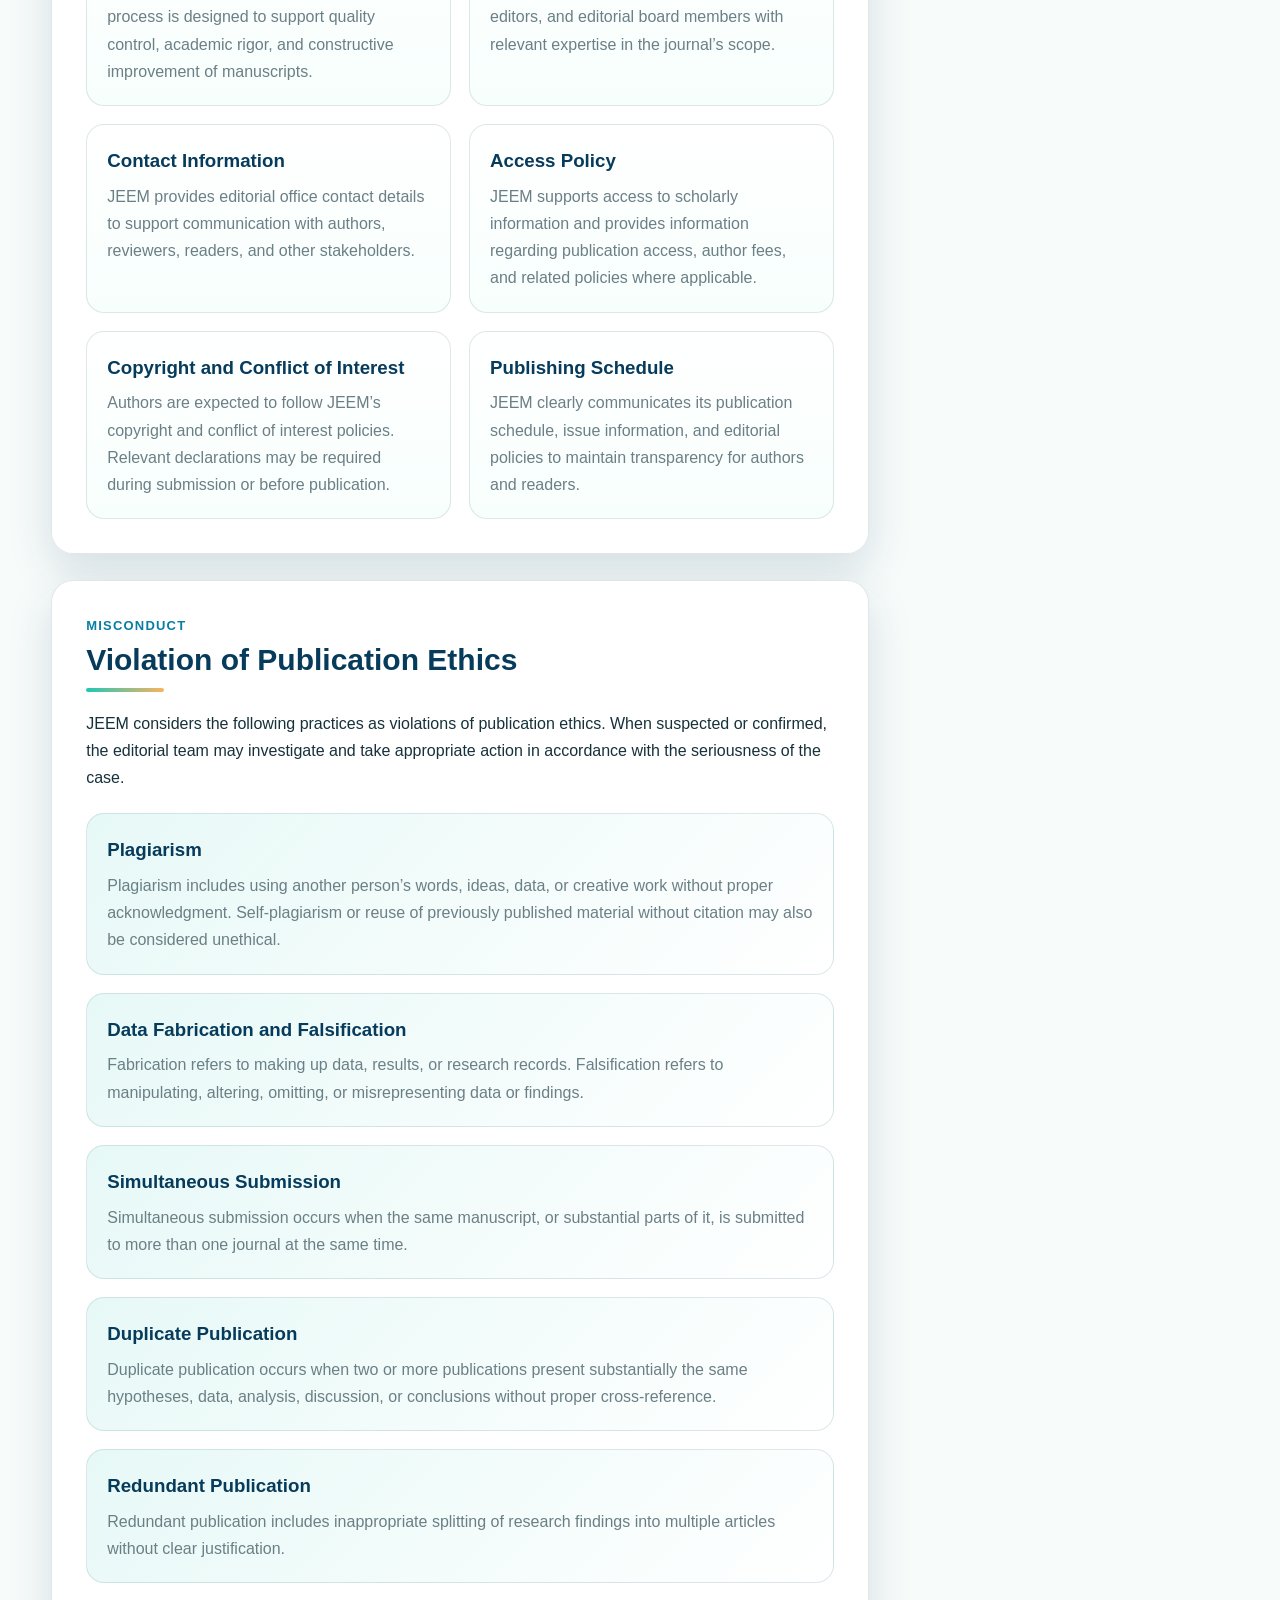
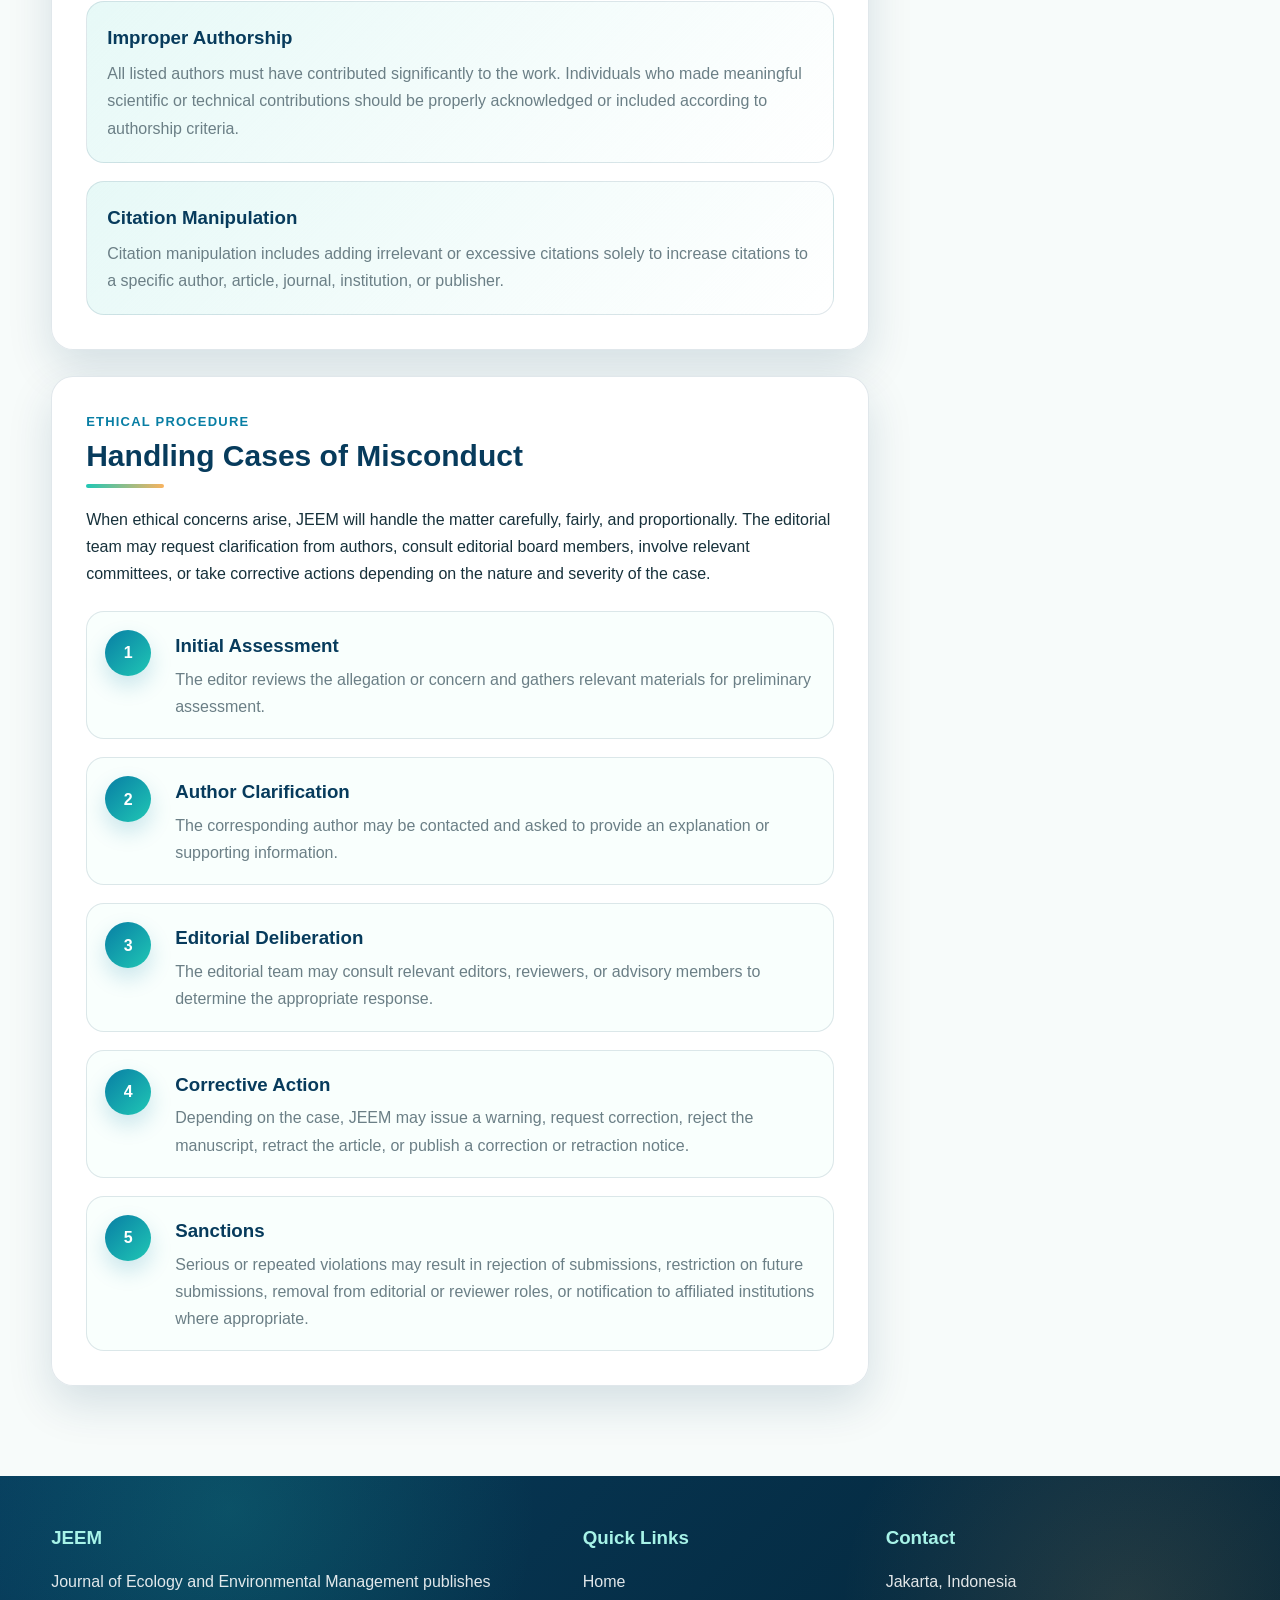
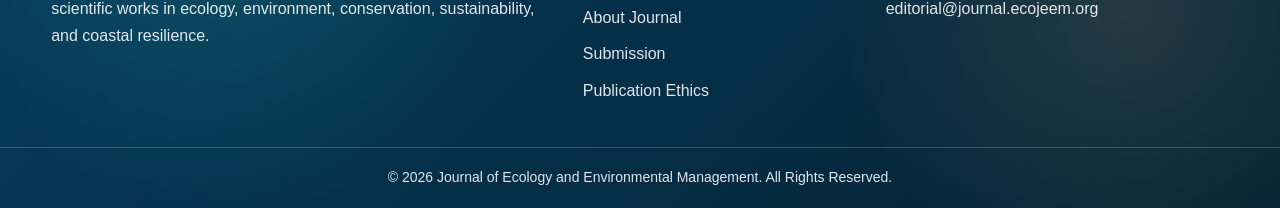
<file: publication-ethics.html>
<!DOCTYPE html>
<html lang="id">
<head>
  <meta charset="UTF-8" />
  <meta name="viewport" content="width=device-width, initial-scale=1.0" />

  <title>Publication Ethics | Journal of Ecology and Environmental Management</title>

  <link rel="stylesheet" href="style.css" />
</head>

<body>

  <!-- TOP BAR -->
  <div class="top-bar">
    <div class="container top-bar-content">
      <div>
        <span>e-ISSN: under submission</span>
      </div>

      <div>
        <span>For submission | submission@journal-ecojeem.org</span>
      </div>
    </div>
  </div>

  <!-- HEADER -->
  <header class="site-header">
    <div class="container header-content">
      <div class="brand">
        <div class="brand-logo">JEEM</div>
        <div>
          <h1>Journal of Ecology and Environmental Management</h1>
          <p>Ecology • Environment • Sustainability • Coastal Resilience</p>
        </div>
      </div>

      <button class="menu-toggle" id="menuToggle" aria-label="Open menu">
        ☰
      </button>
    </div>
  </header>

  <!-- NAVIGATION -->
  <nav class="navbar">
    <div class="container nav-links" id="navLinks">
      <a href="index.html">Home</a>
      <a href="index.html#about">About Journal</a>
      <a href="index.html#current">Current Issue</a>
      <a href="index.html#archive">Archive</a>
      <a href="submission.html">Submission</a>
      <a href="index.html#editorial">Editorial Board</a>
      <a href="index.html#contact">Contact</a>
    </div>
  </nav>

  <!-- ETHICS HERO -->
  <section class="ethics-hero">
    <div class="container ethics-hero-content">
      <span class="hero-label">Publication Policy</span>
      <h2>Publication Ethics</h2>
      <p>
        Journal of Ecology and Environmental Management (JEEM) is committed to
        maintaining integrity, transparency, accountability, and ethical standards
        in scholarly publishing.
      </p>
    </div>
  </section>

  <!-- MAIN CONTENT -->
  <main class="container ethics-layout">

    <!-- MAIN ARTICLE -->
    <section class="ethics-main">

      <section class="content-card">
        <div class="section-heading">
          <p>Ethical Statement</p>
          <h2>Publication Ethics and Malpractice Statement</h2>
        </div>

        <p>
          Journal of Ecology and Environmental Management (JEEM) follows ethical
          principles in scholarly publishing and supports responsible conduct by
          authors, editors, reviewers, editorial board members, and readers. JEEM
          refers to internationally recognized publication ethics principles,
          including the guidance of the Committee on Publication Ethics (COPE),
          to ensure fairness, academic integrity, transparency, and accountability
          throughout the publication process.
        </p>

        <p>
          All parties involved in manuscript submission, editorial handling, peer
          review, and publication are expected to comply with the journal’s ethical
          policies. Editorial decisions are made based on academic merit, relevance
          to the journal scope, originality, methodological soundness, clarity, and
          contribution to the fields of ecology, environmental management,
          sustainability, conservation, coastal resilience, and related disciplines.
        </p>
      </section>

      <section class="content-card">
        <div class="section-heading">
          <p>Publisher Responsibility</p>
          <h2>Ethical Guidelines for the Publisher</h2>
        </div>

        <div class="ethics-list">
          <div>
            <h3>Editorial Independence</h3>
            <p>
              JEEM ensures that decisions on submitted manuscripts are based on
              professional editorial judgment and scholarly quality, not on
              commercial, institutional, or personal interests.
            </p>
          </div>

          <div>
            <h3>Academic Integrity</h3>
            <p>
              JEEM is committed to preserving the reliability of academic records
              and maintaining the integrity of published research.
            </p>
          </div>

          <div>
            <h3>Ethical Oversight</h3>
            <p>
              JEEM monitors publication ethics involving the Editor-in-Chief,
              editors, editorial board members, reviewers, authors, and readers.
            </p>
          </div>

          <div>
            <h3>Correction and Retraction</h3>
            <p>
              When necessary, JEEM may publish corrections, clarifications,
              retractions, expressions of concern, or other notices to maintain
              the accuracy of the scholarly record.
            </p>
          </div>

          <div>
            <h3>Plagiarism and Data Integrity</h3>
            <p>
              JEEM may screen submissions for plagiarism, fraudulent data,
              citation manipulation, and other forms of publication misconduct.
            </p>
          </div>
        </div>
      </section>

      <section class="content-card">
        <div class="section-heading">
          <p>Editorial Duties</p>
          <h2>Ethical Guidelines for Editors</h2>
        </div>

        <p>
          Editors are responsible for ensuring a fair, objective, confidential,
          and academically rigorous editorial process. The Editor-in-Chief, together
          with relevant editors and reviewers, evaluates whether a manuscript is
          suitable for publication in JEEM.
        </p>

        <ul class="ethics-bullets">
          <li>Editors have the authority to accept, reject, or request revisions to manuscripts.</li>
          <li>Editors must protect the confidentiality of submitted manuscripts throughout the review process.</li>
          <li>Editors must preserve reviewer anonymity in accordance with the journal’s peer review policy.</li>
          <li>Editors should avoid and disclose any potential conflict of interest.</li>
          <li>Editors must assess manuscripts based on intellectual content, academic merit, and relevance to JEEM.</li>
          <li>Editors may investigate suspected plagiarism, data falsification, unethical authorship, or other misconduct.</li>
          <li>Unpublished materials from submitted manuscripts must not be used for personal research without written permission from the author.</li>
        </ul>
      </section>

      <section class="content-card">
        <div class="section-heading">
          <p>Peer Review</p>
          <h2>Ethical Guidelines for Reviewers</h2>
        </div>

        <p>
          Reviewers play an important role in supporting editorial decisions and
          improving the quality of manuscripts. Reviews should be objective,
          constructive, timely, and based on scholarly considerations.
        </p>

        <ul class="ethics-bullets">
          <li>Reviewers should assist editors in evaluating the quality, originality, and relevance of manuscripts.</li>
          <li>Reviewers must treat manuscripts as confidential documents.</li>
          <li>Reviewers should provide clear, professional, technical, and objective comments.</li>
          <li>Reviewers should complete reviews within the agreed timeframe.</li>
          <li>Reviewers must not use information obtained during peer review for personal advantage.</li>
          <li>Reviewers should decline a review invitation if they have a conflict of interest with the authors, institutions, funders, or research topic.</li>
        </ul>
      </section>

      <section class="content-card">
        <div class="section-heading">
          <p>Author Responsibility</p>
          <h2>Ethical Guidelines for Authors</h2>
        </div>

        <p>
          Authors submitting manuscripts to JEEM are responsible for ensuring the
          originality, accuracy, transparency, and ethical compliance of their work.
          Manuscripts must be submitted with the understanding that they have not
          been published elsewhere and are not under consideration by another journal.
        </p>

        <ul class="ethics-bullets">
          <li>Authors must submit original work that is free from plagiarism.</li>
          <li>Authors must ensure that the manuscript is not simultaneously submitted to another journal.</li>
          <li>All listed authors must have made a meaningful contribution to the research and manuscript preparation.</li>
          <li>The corresponding author is responsible for communication with the editorial office and for ensuring approval from all co-authors.</li>
          <li>Authors must disclose funding sources, sponsors, and their roles in the research where applicable.</li>
          <li>Authors must disclose any actual or potential conflict of interest.</li>
          <li>Authors should promptly notify the editor if they discover significant errors or inaccuracies in their published work.</li>
          <li>Authors agree that submitted manuscripts may be screened using plagiarism detection tools.</li>
        </ul>
      </section>

      <section class="content-card">
        <div class="section-heading">
          <p>Transparency</p>
          <h2>Principles of Transparency and Best Practice</h2>
        </div>

        <div class="transparency-grid">
          <div>
            <h3>Peer Review Process</h3>
            <p>
              JEEM applies a peer review process to evaluate submitted manuscripts.
              The review process is designed to support quality control, academic
              rigor, and constructive improvement of manuscripts.
            </p>
          </div>

          <div>
            <h3>Editorial Board</h3>
            <p>
              JEEM provides information on its editorial structure, including the
              Editor-in-Chief, editors, and editorial board members with relevant
              expertise in the journal’s scope.
            </p>
          </div>

          <div>
            <h3>Contact Information</h3>
            <p>
              JEEM provides editorial office contact details to support communication
              with authors, reviewers, readers, and other stakeholders.
            </p>
          </div>

          <div>
            <h3>Access Policy</h3>
            <p>
              JEEM supports access to scholarly information and provides information
              regarding publication access, author fees, and related policies where
              applicable.
            </p>
          </div>

          <div>
            <h3>Copyright and Conflict of Interest</h3>
            <p>
              Authors are expected to follow JEEM’s copyright and conflict of
              interest policies. Relevant declarations may be required during
              submission or before publication.
            </p>
          </div>

          <div>
            <h3>Publishing Schedule</h3>
            <p>
              JEEM clearly communicates its publication schedule, issue information,
              and editorial policies to maintain transparency for authors and readers.
            </p>
          </div>
        </div>
      </section>

      <section class="content-card">
        <div class="section-heading">
          <p>Misconduct</p>
          <h2>Violation of Publication Ethics</h2>
        </div>

        <p>
          JEEM considers the following practices as violations of publication ethics.
          When suspected or confirmed, the editorial team may investigate and take
          appropriate action in accordance with the seriousness of the case.
        </p>

        <div class="misconduct-list">
          <div>
            <h3>Plagiarism</h3>
            <p>
              Plagiarism includes using another person’s words, ideas, data, or
              creative work without proper acknowledgment. Self-plagiarism or reuse
              of previously published material without citation may also be considered
              unethical.
            </p>
          </div>

          <div>
            <h3>Data Fabrication and Falsification</h3>
            <p>
              Fabrication refers to making up data, results, or research records.
              Falsification refers to manipulating, altering, omitting, or
              misrepresenting data or findings.
            </p>
          </div>

          <div>
            <h3>Simultaneous Submission</h3>
            <p>
              Simultaneous submission occurs when the same manuscript, or substantial
              parts of it, is submitted to more than one journal at the same time.
            </p>
          </div>

          <div>
            <h3>Duplicate Publication</h3>
            <p>
              Duplicate publication occurs when two or more publications present
              substantially the same hypotheses, data, analysis, discussion, or
              conclusions without proper cross-reference.
            </p>
          </div>

          <div>
            <h3>Redundant Publication</h3>
            <p>
              Redundant publication includes inappropriate splitting of research
              findings into multiple articles without clear justification.
            </p>
          </div>

          <div>
            <h3>Improper Authorship</h3>
            <p>
              All listed authors must have contributed significantly to the work.
              Individuals who made meaningful scientific or technical contributions
              should be properly acknowledged or included according to authorship criteria.
            </p>
          </div>

          <div>
            <h3>Citation Manipulation</h3>
            <p>
              Citation manipulation includes adding irrelevant or excessive citations
              solely to increase citations to a specific author, article, journal,
              institution, or publisher.
            </p>
          </div>
        </div>
      </section>

      <section class="content-card">
        <div class="section-heading">
          <p>Ethical Procedure</p>
          <h2>Handling Cases of Misconduct</h2>
        </div>

        <p>
          When ethical concerns arise, JEEM will handle the matter carefully,
          fairly, and proportionally. The editorial team may request clarification
          from authors, consult editorial board members, involve relevant committees,
          or take corrective actions depending on the nature and severity of the case.
        </p>

        <div class="process-timeline ethics-process">
          <div class="process-item">
            <div class="process-number">1</div>
            <div>
              <h3>Initial Assessment</h3>
              <p>
                The editor reviews the allegation or concern and gathers relevant
                materials for preliminary assessment.
              </p>
            </div>
          </div>

          <div class="process-item">
            <div class="process-number">2</div>
            <div>
              <h3>Author Clarification</h3>
              <p>
                The corresponding author may be contacted and asked to provide an
                explanation or supporting information.
              </p>
            </div>
          </div>

          <div class="process-item">
            <div class="process-number">3</div>
            <div>
              <h3>Editorial Deliberation</h3>
              <p>
                The editorial team may consult relevant editors, reviewers, or
                advisory members to determine the appropriate response.
              </p>
            </div>
          </div>

          <div class="process-item">
            <div class="process-number">4</div>
            <div>
              <h3>Corrective Action</h3>
              <p>
                Depending on the case, JEEM may issue a warning, request correction,
                reject the manuscript, retract the article, or publish a correction
                or retraction notice.
              </p>
            </div>
          </div>

          <div class="process-item">
            <div class="process-number">5</div>
            <div>
              <h3>Sanctions</h3>
              <p>
                Serious or repeated violations may result in rejection of submissions,
                restriction on future submissions, removal from editorial or reviewer
                roles, or notification to affiliated institutions where appropriate.
              </p>
            </div>
          </div>
        </div>
      </section>

    </section>

    <!-- SIDEBAR -->
    <aside class="ethics-sidebar">

      <div class="side-card call-card">
        <h3>Publication Ethics</h3>
        <p>
          JEEM is committed to maintaining scholarly integrity and responsible
          publication practices.
        </p>
        <a href="submission.html" class="submit-button">Submit Manuscript</a>
      </div>

      <div class="side-card">
        <h3>Ethics Menu</h3>
        <a href="#publisher">Publisher Responsibility</a>
        <a href="#editors">Editors</a>
        <a href="#reviewers">Reviewers</a>
        <a href="#authors">Authors</a>
        <a href="#misconduct">Misconduct</a>
      </div>

      <div class="side-card">
        <h3>Related Policies</h3>
        <a href="focus-scope.html">Focus and Scope</a>
        <a href="submission.html">Author Guidelines</a>
        <a href="submission.html#submission-form">Manuscript Submission</a>
        <a href="index.html#editorial">Editorial Board</a>
        <a href="index.html#contact">Contact</a>
      </div>

      <div class="side-card journal-info">
        <h3>Journal Identity</h3>
        <p><strong>Journal:</strong><br />Journal of Ecology and Environmental Management</p>
        <p><strong>Abbreviation:</strong><br />JEEM</p>
        <p><strong>Access:</strong><br />Open Access</p>
      </div>

    </aside>

  </main>

  <!-- FOOTER -->
  <footer class="footer">
    <div class="container footer-grid">
      <div>
        <h3>JEEM</h3>
        <p>
          Journal of Ecology and Environmental Management publishes scientific works
          in ecology, environment, conservation, sustainability, and coastal resilience.
        </p>
      </div>

      <div>
        <h3>Quick Links</h3>
        <a href="index.html">Home</a>
        <a href="index.html#about">About Journal</a>
        <a href="submission.html">Submission</a>
        <a href="publication-ethics.html">Publication Ethics</a>
      </div>

      <div>
        <h3>Contact</h3>
        <p>Jakarta, Indonesia</p>
        <p>editorial@journal.ecojeem.org</p>
      </div>
    </div>

    <div class="footer-bottom">
      <p>© 2026 Journal of Ecology and Environmental Management. All Rights Reserved.</p>
    </div>
  </footer>

  <button class="back-to-top" id="backToTop" aria-label="Back to top">↑</button>

  <script src="script.js"></script>
</body>
</html>
</file>
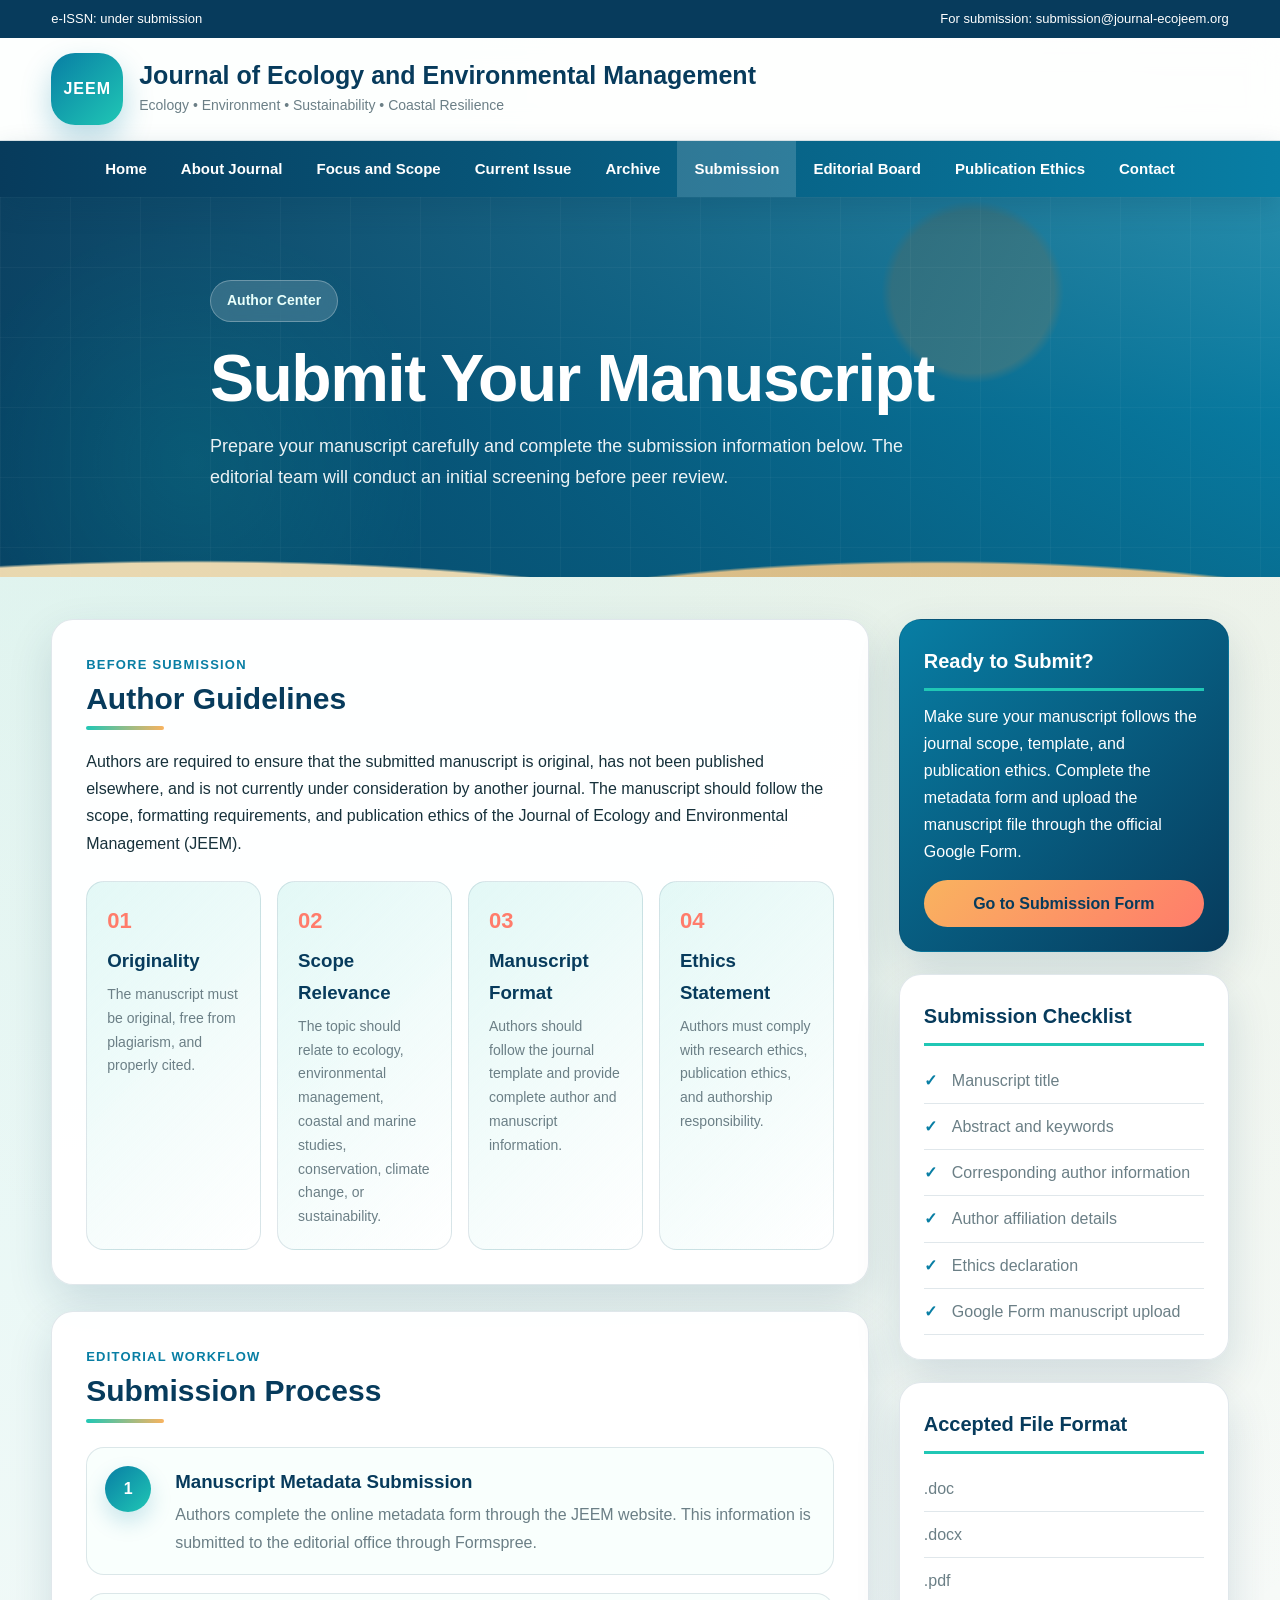
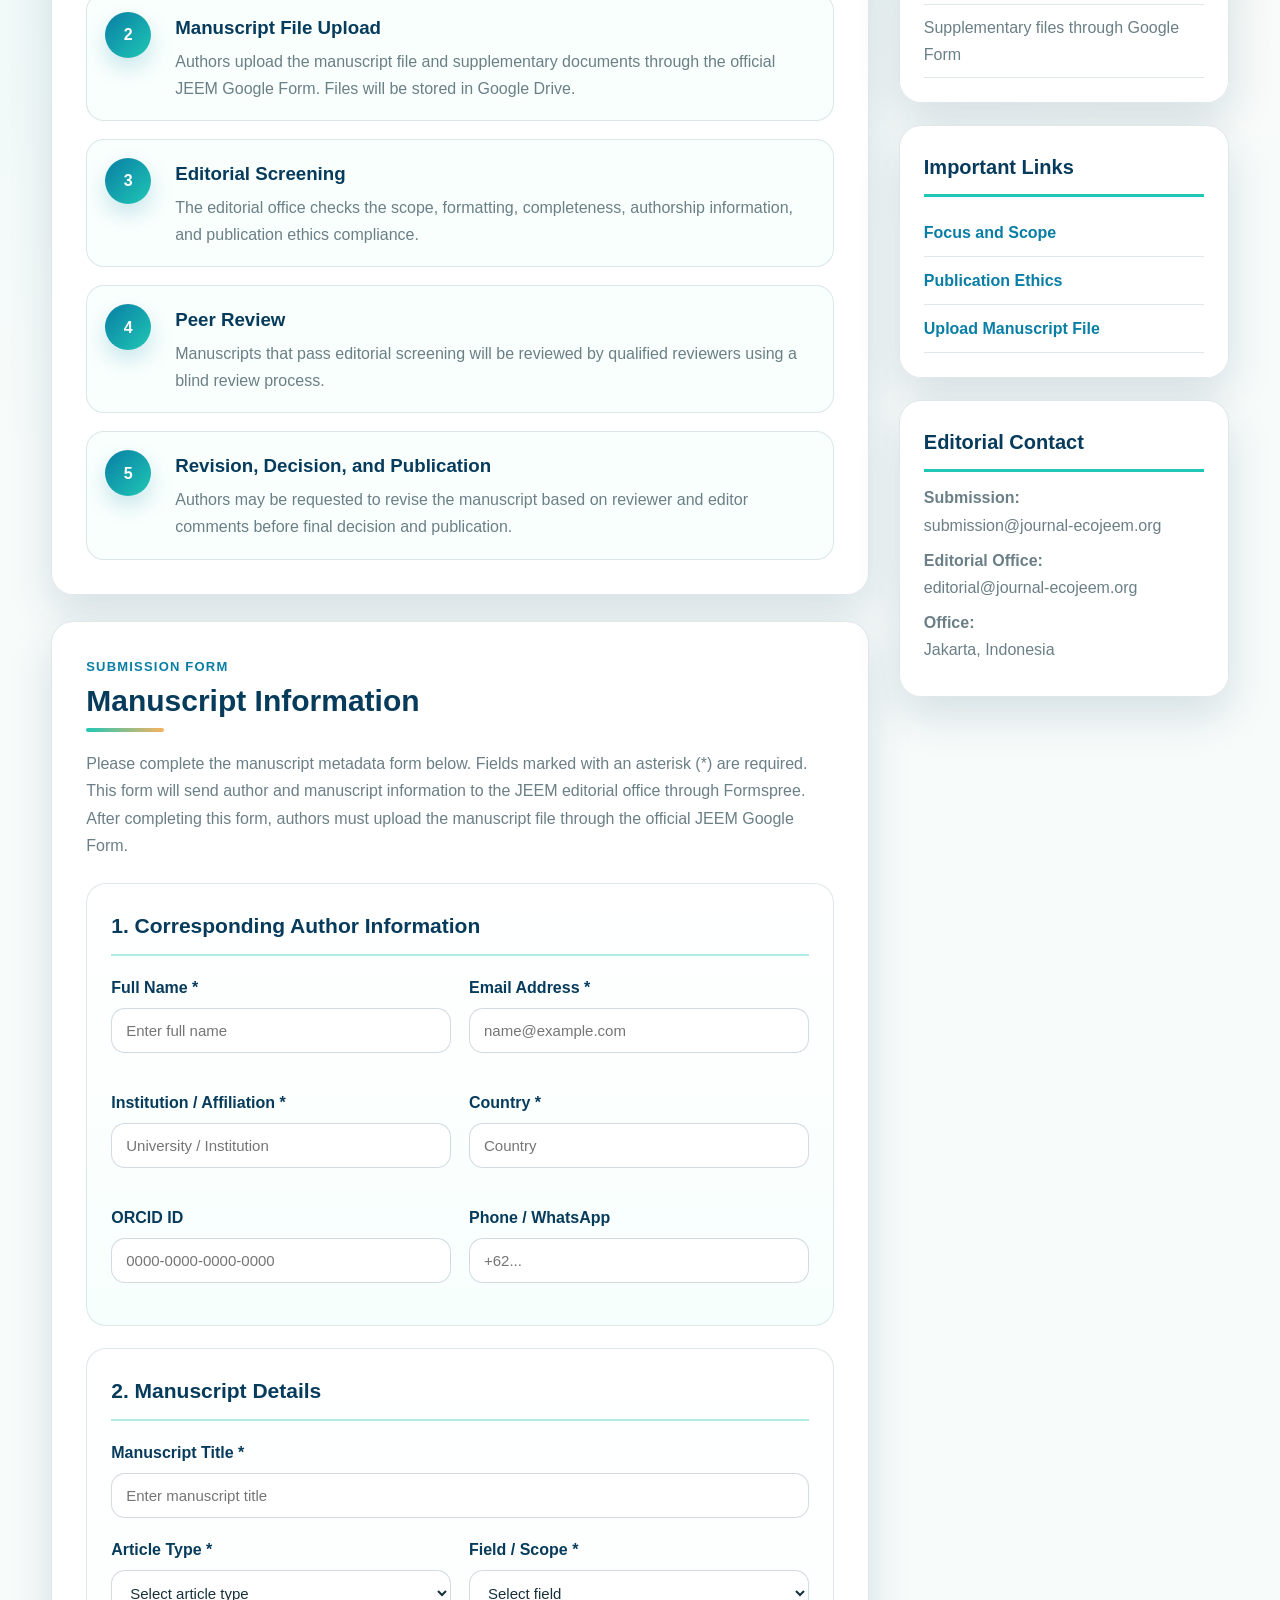
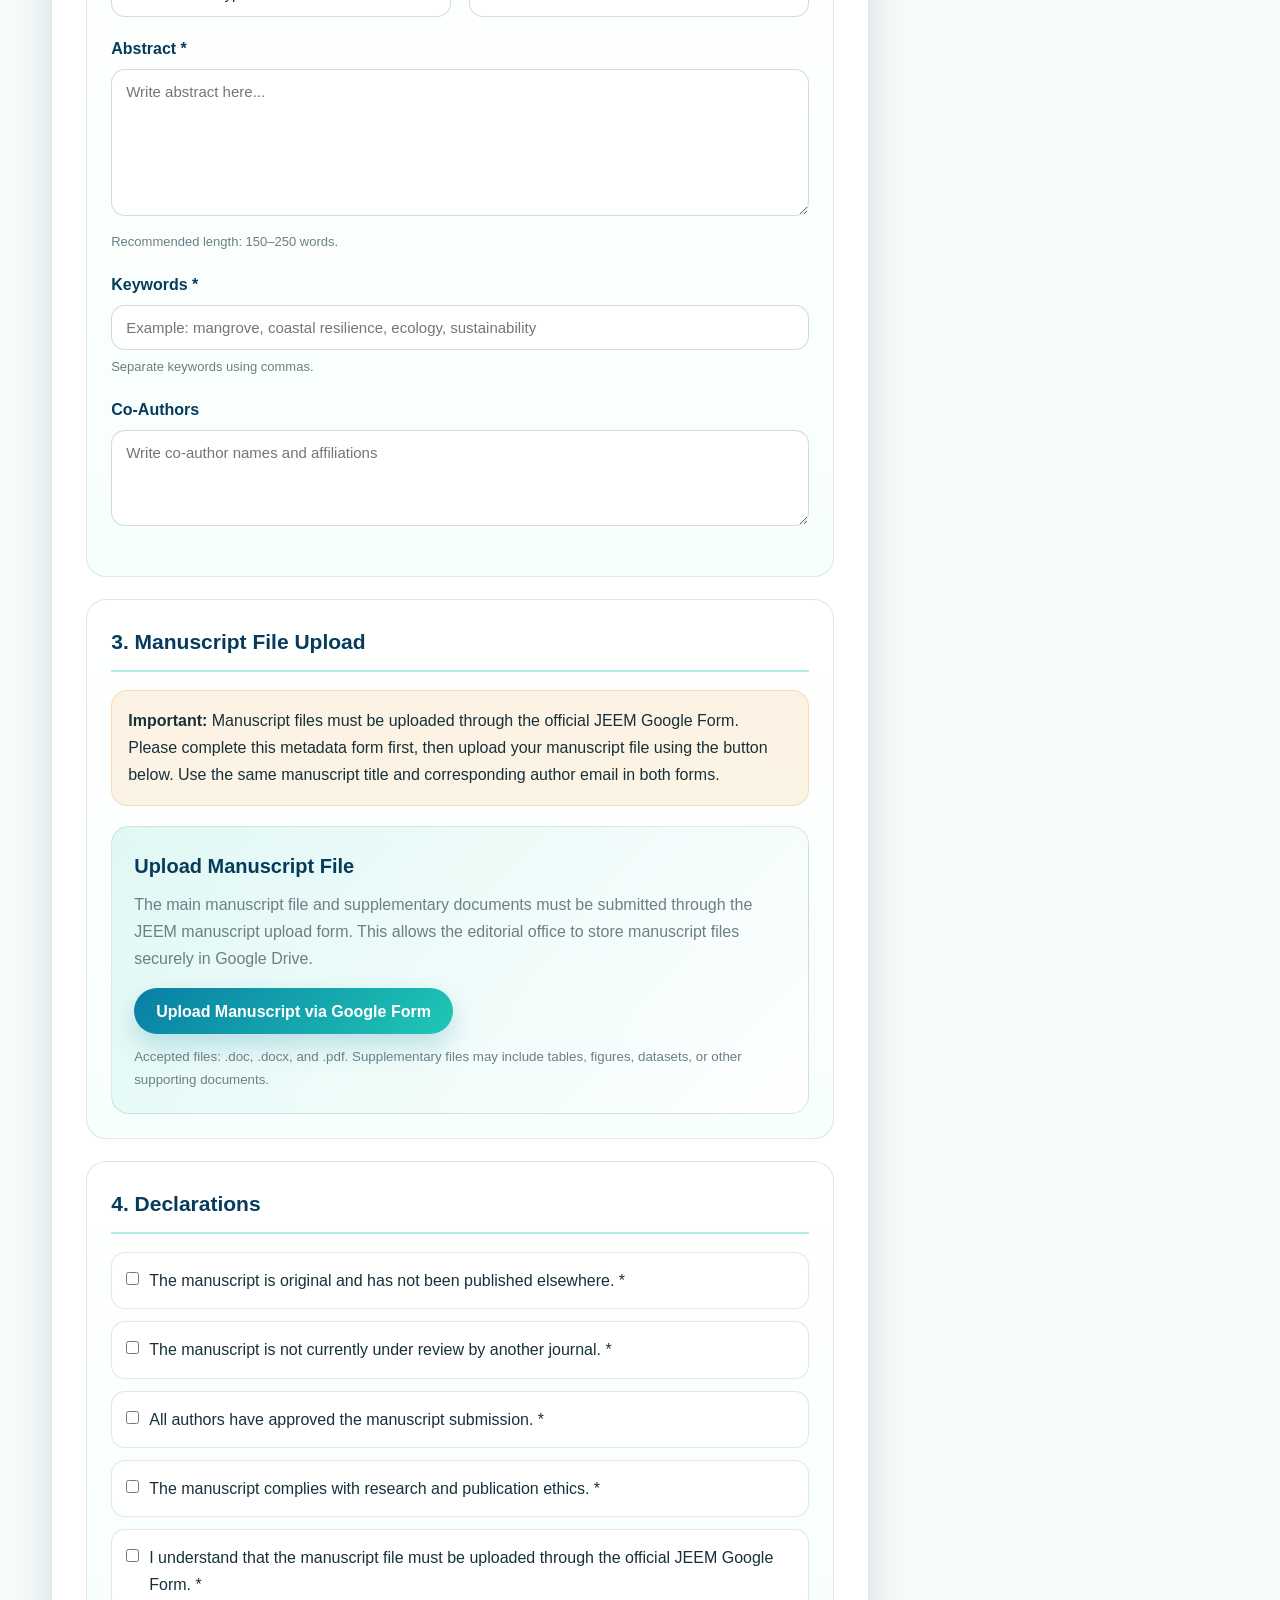
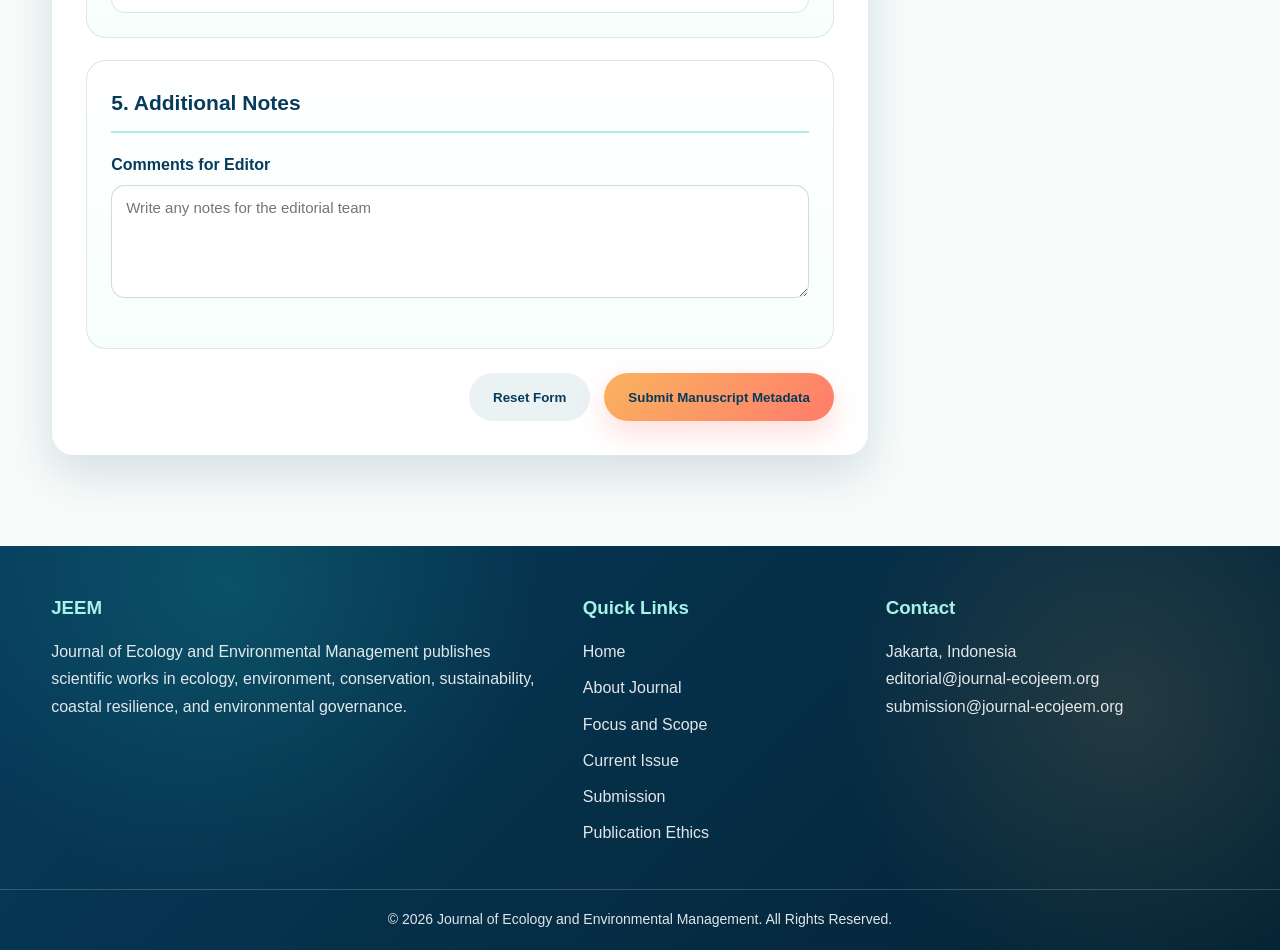
<file: submission.html>
<!DOCTYPE html>
<html lang="id">
<head>
  <meta charset="UTF-8" />
  <meta name="viewport" content="width=device-width, initial-scale=1.0" />

  <title>Submit Manuscript | Journal of Ecology and Environmental Management</title>

  <link rel="stylesheet" href="style.css" />
</head>

<body>

  <!-- TOP BAR -->
  <div class="top-bar">
    <div class="container top-bar-content">
      <div>
        <span>e-ISSN: under submission</span>
      </div>

      <div>
        <span>For submission: submission@journal-ecojeem.org</span>
      </div>
    </div>
  </div>

  <!-- HEADER -->
  <header class="site-header">
    <div class="container header-content">
      <div class="brand">
        <div class="brand-logo">JEEM</div>
        <div>
          <h1>Journal of Ecology and Environmental Management</h1>
          <p>Ecology • Environment • Sustainability • Coastal Resilience</p>
        </div>
      </div>

      <button class="menu-toggle" id="menuToggle" aria-label="Open menu">
        ☰
      </button>
    </div>
  </header>

  <!-- NAVIGATION -->
  <nav class="navbar">
    <div class="container nav-links" id="navLinks">
      <a href="index.html">Home</a>
      <a href="index.html#about">About Journal</a>
      <a href="focus-scope.html">Focus and Scope</a>
      <a href="index.html#current">Current Issue</a>
      <a href="index.html#archive">Archive</a>
      <a href="submission.html" class="active-link">Submission</a>
      <a href="index.html#editorial">Editorial Board</a>
      <a href="publication-ethics.html">Publication Ethics</a>
      <a href="index.html#contact">Contact</a>
    </div>
  </nav>

  <!-- SUBMISSION HERO -->
  <section class="submission-hero">
    <div class="submission-hero-overlay"></div>

    <div class="container submission-hero-content">
      <span class="hero-label">Author Center</span>
      <h2>Submit Your Manuscript</h2>
      <p>
        Prepare your manuscript carefully and complete the submission information below.
        The editorial team will conduct an initial screening before peer review.
      </p>
    </div>
  </section>

  <!-- SUBMISSION PAGE CONTENT -->
  <main class="container submission-layout">

    <!-- LEFT CONTENT -->
    <section class="submission-main">

      <!-- AUTHOR GUIDELINES -->
      <section class="content-card">
        <div class="section-heading">
          <p>Before Submission</p>
          <h2>Author Guidelines</h2>
        </div>

        <p>
          Authors are required to ensure that the submitted manuscript is original,
          has not been published elsewhere, and is not currently under consideration
          by another journal. The manuscript should follow the scope, formatting
          requirements, and publication ethics of the Journal of Ecology and
          Environmental Management (JEEM).
        </p>

        <div class="guideline-grid">
          <div class="guideline-card">
            <span>01</span>
            <h3>Originality</h3>
            <p>The manuscript must be original, free from plagiarism, and properly cited.</p>
          </div>

          <div class="guideline-card">
            <span>02</span>
            <h3>Scope Relevance</h3>
            <p>The topic should relate to ecology, environmental management, coastal and marine studies, conservation, climate change, or sustainability.</p>
          </div>

          <div class="guideline-card">
            <span>03</span>
            <h3>Manuscript Format</h3>
            <p>Authors should follow the journal template and provide complete author and manuscript information.</p>
          </div>

          <div class="guideline-card">
            <span>04</span>
            <h3>Ethics Statement</h3>
            <p>Authors must comply with research ethics, publication ethics, and authorship responsibility.</p>
          </div>
        </div>
      </section>

      <!-- SUBMISSION PROCESS -->
      <section class="content-card">
        <div class="section-heading">
          <p>Editorial Workflow</p>
          <h2>Submission Process</h2>
        </div>

        <div class="process-timeline">
          <div class="process-item">
            <div class="process-number">1</div>
            <div>
              <h3>Manuscript Metadata Submission</h3>
              <p>
                Authors complete the online metadata form through the JEEM website.
                This information is submitted to the editorial office through Formspree.
              </p>
            </div>
          </div>

          <div class="process-item">
            <div class="process-number">2</div>
            <div>
              <h3>Manuscript File Upload</h3>
              <p>
                Authors upload the manuscript file and supplementary documents through
                the official JEEM Google Form. Files will be stored in Google Drive.
              </p>
            </div>
          </div>

          <div class="process-item">
            <div class="process-number">3</div>
            <div>
              <h3>Editorial Screening</h3>
              <p>
                The editorial office checks the scope, formatting, completeness,
                authorship information, and publication ethics compliance.
              </p>
            </div>
          </div>

          <div class="process-item">
            <div class="process-number">4</div>
            <div>
              <h3>Peer Review</h3>
              <p>
                Manuscripts that pass editorial screening will be reviewed by qualified
                reviewers using a blind review process.
              </p>
            </div>
          </div>

          <div class="process-item">
            <div class="process-number">5</div>
            <div>
              <h3>Revision, Decision, and Publication</h3>
              <p>
                Authors may be requested to revise the manuscript based on reviewer
                and editor comments before final decision and publication.
              </p>
            </div>
          </div>
        </div>
      </section>

      <!-- SUBMISSION FORM -->
      <section class="content-card" id="submission-form">
        <div class="section-heading">
          <p>Submission Form</p>
          <h2>Manuscript Information</h2>
        </div>

        <p class="form-intro">
          Please complete the manuscript metadata form below. Fields marked with an
          asterisk (*) are required. This form will send author and manuscript
          information to the JEEM editorial office through Formspree. After completing
          this form, authors must upload the manuscript file through the official
          JEEM Google Form.
        </p>

        <form 
          class="journal-form" 
          id="journalSubmissionForm"
          action="https://formspree.io/f/xkoydqya"
          method="POST"
        >
          <input type="hidden" name="_subject" value="New JEEM Manuscript Submission" />
          <input type="hidden" name="_next" value="https://journal-ecojeem.org/thank-you.html" />

          <input 
            type="hidden" 
            name="journal_name" 
            value="Journal of Ecology and Environmental Management (JEEM)" 
          />

          <input 
            type="hidden" 
            name="submission_email" 
            value="submission@journal-ecojeem.org" 
          />

          <input 
            type="hidden" 
            name="manuscript_upload_instruction" 
            value="Manuscript files are uploaded through the official JEEM Google Form." 
          />

          <input 
            type="hidden" 
            name="google_form_upload_link" 
            value="https://docs.google.com/forms/d/e/1FAIpQLSfm-sio7srmPKivMKtMRiOFDDOjawf96Ulwo80NxAZSfZ6s_g/viewform?usp=publish-editor" 
          />

          <!-- SECTION 1 -->
          <div class="form-section">
            <h3>1. Corresponding Author Information</h3>

            <div class="form-grid">
              <div class="form-group">
                <label for="authorName">Full Name *</label>
                <input 
                  type="text" 
                  id="authorName" 
                  name="corresponding_author_name" 
                  placeholder="Enter full name" 
                  required 
                />
              </div>

              <div class="form-group">
                <label for="authorEmail">Email Address *</label>
                <input 
                  type="email" 
                  id="authorEmail" 
                  name="email" 
                  placeholder="name@example.com" 
                  required 
                />
              </div>

              <div class="form-group">
                <label for="affiliation">Institution / Affiliation *</label>
                <input 
                  type="text" 
                  id="affiliation" 
                  name="affiliation" 
                  placeholder="University / Institution" 
                  required 
                />
              </div>

              <div class="form-group">
                <label for="country">Country *</label>
                <input 
                  type="text" 
                  id="country" 
                  name="country" 
                  placeholder="Country" 
                  required 
                />
              </div>

              <div class="form-group">
                <label for="orcid">ORCID ID</label>
                <input 
                  type="text" 
                  id="orcid" 
                  name="orcid" 
                  placeholder="0000-0000-0000-0000" 
                />
              </div>

              <div class="form-group">
                <label for="phone">Phone / WhatsApp</label>
                <input 
                  type="text" 
                  id="phone" 
                  name="phone" 
                  placeholder="+62..." 
                />
              </div>
            </div>
          </div>

          <!-- SECTION 2 -->
          <div class="form-section">
            <h3>2. Manuscript Details</h3>

            <div class="form-group">
              <label for="manuscriptTitle">Manuscript Title *</label>
              <input 
                type="text" 
                id="manuscriptTitle" 
                name="manuscript_title" 
                placeholder="Enter manuscript title" 
                required 
              />
            </div>

            <div class="form-grid">
              <div class="form-group">
                <label for="articleType">Article Type *</label>
                <select id="articleType" name="article_type" required>
                  <option value="">Select article type</option>
                  <option value="Original Research Article">Original Research Article</option>
                  <option value="Review Article">Review Article</option>
                  <option value="Short Communication">Short Communication</option>
                  <option value="Policy Brief">Policy Brief</option>
                  <option value="Case Study">Case Study</option>
                  <option value="Technical Note">Technical Note</option>
                </select>
              </div>

              <div class="form-group">
                <label for="field">Field / Scope *</label>
                <select id="field" name="field_scope" required>
                  <option value="">Select field</option>
                  <option value="Ecology">Ecology</option>
                  <option value="Environmental Management">Environmental Management</option>
                  <option value="Coastal and Marine Environment">Coastal and Marine Environment</option>
                  <option value="Biodiversity Conservation">Biodiversity Conservation</option>
                  <option value="Natural Resource Conservation">Natural Resource Conservation</option>
                  <option value="Climate Change">Climate Change</option>
                  <option value="Pollution and Environmental Quality">Pollution and Environmental Quality</option>
                  <option value="Sustainable Development">Sustainable Development</option>
                  <option value="Environmental Policy and Governance">Environmental Policy and Governance</option>
                  <option value="Marine and Fisheries Sustainability">Marine and Fisheries Sustainability</option>
                </select>
              </div>
            </div>

            <div class="form-group">
              <label for="abstract">Abstract *</label>
              <textarea 
                id="abstract" 
                name="abstract" 
                rows="7" 
                placeholder="Write abstract here..." 
                required
              ></textarea>
              <small>Recommended length: 150–250 words.</small>
            </div>

            <div class="form-group">
              <label for="keywords">Keywords *</label>
              <input 
                type="text" 
                id="keywords" 
                name="keywords" 
                placeholder="Example: mangrove, coastal resilience, ecology, sustainability" 
                required 
              />
              <small>Separate keywords using commas.</small>
            </div>

            <div class="form-group">
              <label for="coauthors">Co-Authors</label>
              <textarea 
                id="coauthors" 
                name="coauthors" 
                rows="4" 
                placeholder="Write co-author names and affiliations"
              ></textarea>
            </div>
          </div>

          <!-- SECTION 3 -->
          <div class="form-section">
            <h3>3. Manuscript File Upload</h3>

            <div class="upload-note">
              <strong>Important:</strong>
              Manuscript files must be uploaded through the official JEEM Google Form.
              Please complete this metadata form first, then upload your manuscript file
              using the button below. Use the same manuscript title and corresponding
              author email in both forms.
            </div>

            <div class="google-upload-box">
              <h4>Upload Manuscript File</h4>

              <p>
                The main manuscript file and supplementary documents must be submitted
                through the JEEM manuscript upload form. This allows the editorial office
                to store manuscript files securely in Google Drive.
              </p>

              <a 
                href="https://docs.google.com/forms/d/e/1FAIpQLSfm-sio7srmPKivMKtMRiOFDDOjawf96Ulwo80NxAZSfZ6s_g/viewform?usp=publish-editor" 
                target="_blank" 
                rel="noopener noreferrer"
                class="google-upload-button"
              >
                Upload Manuscript via Google Form
              </a>

              <small>
                Accepted files: .doc, .docx, and .pdf. Supplementary files may include
                tables, figures, datasets, or other supporting documents.
              </small>
            </div>
          </div>

          <!-- SECTION 4 -->
          <div class="form-section">
            <h3>4. Declarations</h3>

            <div class="checkbox-group">
              <label>
                <input 
                  type="checkbox" 
                  name="declaration_originality" 
                  value="yes" 
                  required 
                />
                <span>The manuscript is original and has not been published elsewhere. *</span>
              </label>

              <label>
                <input 
                  type="checkbox" 
                  name="declaration_not_under_review" 
                  value="yes" 
                  required 
                />
                <span>The manuscript is not currently under review by another journal. *</span>
              </label>

              <label>
                <input 
                  type="checkbox" 
                  name="declaration_author_approval" 
                  value="yes" 
                  required 
                />
                <span>All authors have approved the manuscript submission. *</span>
              </label>

              <label>
                <input 
                  type="checkbox" 
                  name="declaration_ethics" 
                  value="yes" 
                  required 
                />
                <span>The manuscript complies with research and publication ethics. *</span>
              </label>

              <label>
                <input 
                  type="checkbox" 
                  name="declaration_google_form_upload" 
                  value="yes" 
                  required 
                />
                <span>I understand that the manuscript file must be uploaded through the official JEEM Google Form. *</span>
              </label>
            </div>
          </div>

          <!-- SECTION 5 -->
          <div class="form-section">
            <h3>5. Additional Notes</h3>

            <div class="form-group">
              <label for="comments">Comments for Editor</label>
              <textarea 
                id="comments" 
                name="comments_for_editor" 
                rows="5" 
                placeholder="Write any notes for the editorial team"
              ></textarea>
            </div>
          </div>

          <div class="form-actions">
            <button type="reset" class="btn-reset">Reset Form</button>
            <button type="submit" class="btn-submit">Submit Manuscript Metadata</button>
          </div>

          <div class="form-message" id="formMessage"></div>

        </form>
      </section>

    </section>

    <!-- RIGHT SIDEBAR -->
    <aside class="submission-sidebar">

      <div class="side-card call-card">
        <h3>Ready to Submit?</h3>
        <p>
          Make sure your manuscript follows the journal scope, template, and
          publication ethics. Complete the metadata form and upload the manuscript
          file through the official Google Form.
        </p>
        <a href="#submission-form" class="submit-button">Go to Submission Form</a>
      </div>

      <div class="side-card">
        <h3>Submission Checklist</h3>
        <ul class="checklist">
          <li>Manuscript title</li>
          <li>Abstract and keywords</li>
          <li>Corresponding author information</li>
          <li>Author affiliation details</li>
          <li>Ethics declaration</li>
          <li>Google Form manuscript upload</li>
        </ul>
      </div>

      <div class="side-card">
        <h3>Accepted File Format</h3>
        <ul class="index-list">
          <li>.doc</li>
          <li>.docx</li>
          <li>.pdf</li>
          <li>Supplementary files through Google Form</li>
        </ul>
      </div>

      <div class="side-card">
        <h3>Important Links</h3>
        <a href="focus-scope.html">Focus and Scope</a>
        <a href="publication-ethics.html">Publication Ethics</a>
        <a 
          href="https://docs.google.com/forms/d/e/1FAIpQLSfm-sio7srmPKivMKtMRiOFDDOjawf96Ulwo80NxAZSfZ6s_g/viewform?usp=publish-editor" 
          target="_blank"
          rel="noopener noreferrer"
        >
          Upload Manuscript File
        </a>
      </div>

      <div class="side-card journal-info">
        <h3>Editorial Contact</h3>
        <p><strong>Submission:</strong><br />submission@journal-ecojeem.org</p>
        <p><strong>Editorial Office:</strong><br />editorial@journal-ecojeem.org</p>
        <p><strong>Office:</strong><br />Jakarta, Indonesia</p>
      </div>

    </aside>

  </main>

  <!-- FOOTER -->
  <footer class="footer">
    <div class="container footer-grid">
      <div>
        <h3>JEEM</h3>
        <p>
          Journal of Ecology and Environmental Management publishes scientific works
          in ecology, environment, conservation, sustainability, coastal resilience,
          and environmental governance.
        </p>
      </div>

      <div>
        <h3>Quick Links</h3>
        <a href="index.html">Home</a>
        <a href="index.html#about">About Journal</a>
        <a href="focus-scope.html">Focus and Scope</a>
        <a href="index.html#current">Current Issue</a>
        <a href="submission.html">Submission</a>
        <a href="publication-ethics.html">Publication Ethics</a>
      </div>

      <div>
        <h3>Contact</h3>
        <p>Jakarta, Indonesia</p>
        <p>editorial@journal-ecojeem.org</p>
        <p>submission@journal-ecojeem.org</p>
      </div>
    </div>

    <div class="footer-bottom">
      <p>© 2026 Journal of Ecology and Environmental Management. All Rights Reserved.</p>
    </div>
  </footer>

  <button class="back-to-top" id="backToTop" aria-label="Back to top">↑</button>

  <script src="script.js"></script>
</body>
</html>
</file>
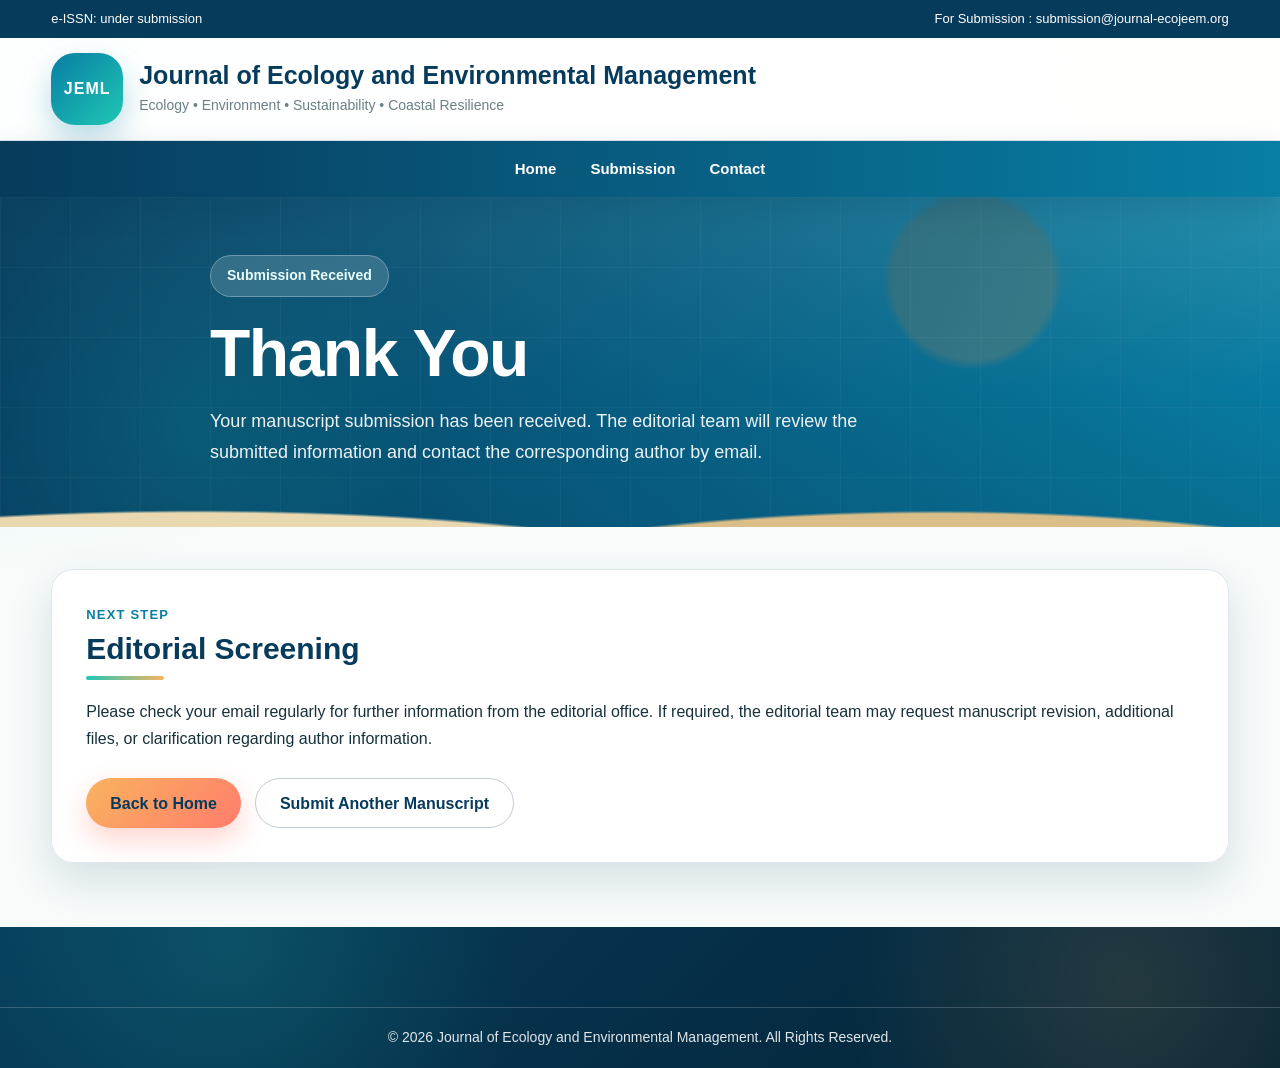
<file: thank-you.html>
<!DOCTYPE html>
<html lang="id">
<head>
  <meta charset="UTF-8" />
  <meta name="viewport" content="width=device-width, initial-scale=1.0" />

  <title>Submission Received | Journal of Ecology and Environmental Management</title>

  <link rel="stylesheet" href="style.css" />
</head>

<body>

  <div class="top-bar">
    <div class="container top-bar-content">
      <div>
        <span>e-ISSN: under submission</span>
      </div>

      <div>
        <span>For Submission : submission@journal-ecojeem.org</span>
      </div>
    </div>
  </div>

  <header class="site-header">
    <div class="container header-content">
      <div class="brand">
        <div class="brand-logo">JEML</div>
        <div>
          <h1>Journal of Ecology and Environmental Management</h1>
          <p>Ecology • Environment • Sustainability • Coastal Resilience</p>
        </div>
      </div>
    </div>
  </header>

  <nav class="navbar">
    <div class="container nav-links active">
      <a href="index.html">Home</a>
      <a href="submission.html">Submission</a>
      <a href="index.html#contact">Contact</a>
    </div>
  </nav>

  <section class="submission-hero thankyou-hero">
    <div class="container submission-hero-content">
      <span class="hero-label">Submission Received</span>
      <h2>Thank You</h2>
      <p>
        Your manuscript submission has been received. The editorial team will review
        the submitted information and contact the corresponding author by email.
      </p>
    </div>
  </section>

  <main class="container">
    <section class="content-card thankyou-card">
      <div class="section-heading">
        <p>Next Step</p>
        <h2>Editorial Screening</h2>
      </div>

      <p>
        Please check your email regularly for further information from the editorial office.
        If required, the editorial team may request manuscript revision, additional files,
        or clarification regarding author information.
      </p>

      <div class="hero-buttons thankyou-buttons">
        <a href="index.html" class="btn btn-primary">Back to Home</a>
        <a href="submission.html" class="btn btn-secondary dark-btn">Submit Another Manuscript</a>
      </div>
    </section>
  </main>

  <footer class="footer">
    <div class="footer-bottom">
      <p>© 2026 Journal of Ecology and Environmental Management. All Rights Reserved.</p>
    </div>
  </footer>

</body>
</html>
</file>
<file: style.css>
:root {
  --navy: #073b5c;
  --deep-sea: #064663;
  --ocean: #087ea4;
  --aqua: #20c7b5;
  --turquoise: #a7f3e8;
  --sand: #f5dfb3;
  --sunset: #f9b35f;
  --coral: #ff7c6b;
  --green: #1f7a4d;
  --green-soft: #eaf7ef;
  --white: #ffffff;
  --cream: #f7fbfa;
  --text: #17313b;
  --muted: #6b7f86;
  --line: rgba(7, 59, 92, 0.12);
  --shadow: 0 18px 45px rgba(7, 59, 92, 0.14);
  --radius: 22px;
}

* {
  margin: 0;
  padding: 0;
  box-sizing: border-box;
}

html {
  scroll-behavior: smooth;
}

body {
  font-family: "Segoe UI", Arial, sans-serif;
  color: var(--text);
  background:
    radial-gradient(circle at top left, rgba(32, 199, 181, 0.15), transparent 35%),
    radial-gradient(circle at top right, rgba(249, 179, 95, 0.13), transparent 30%),
    var(--cream);
  line-height: 1.7;
}

a {
  color: inherit;
  text-decoration: none;
}

.container {
  width: min(1180px, 92%);
  margin: auto;
}

/* TOP BAR */
.top-bar {
  background: var(--navy);
  color: var(--white);
  font-size: 13px;
}

.top-bar-content {
  min-height: 38px;
  display: flex;
  justify-content: space-between;
  align-items: center;
  gap: 12px;
}

.divider {
  margin: 0 8px;
  opacity: 0.5;
}

/* HEADER */
.site-header {
  background: rgba(255, 255, 255, 0.94);
  backdrop-filter: blur(14px);
  border-bottom: 1px solid var(--line);
}

.header-content {
  min-height: 102px;
  display: flex;
  justify-content: space-between;
  align-items: center;
}

.brand {
  display: flex;
  align-items: center;
  gap: 16px;
}

.brand-logo {
  width: 72px;
  height: 72px;
  border-radius: 24px;
  background:
    linear-gradient(135deg, var(--ocean), var(--aqua));
  color: var(--white);
  display: flex;
  align-items: center;
  justify-content: center;
  font-weight: 900;
  letter-spacing: 1px;
  box-shadow: 0 14px 30px rgba(8, 126, 164, 0.28);
}

.brand h1 {
  font-size: 25px;
  line-height: 1.2;
  color: var(--navy);
}

.brand p {
  margin-top: 4px;
  font-size: 14px;
  color: var(--muted);
}

.menu-toggle {
  display: none;
  border: none;
  background: var(--ocean);
  color: white;
  font-size: 24px;
  padding: 8px 14px;
  border-radius: 12px;
  cursor: pointer;
}

/* NAVBAR */
.navbar {
  background: linear-gradient(90deg, var(--navy), var(--ocean));
  position: sticky;
  top: 0;
  z-index: 999;
  box-shadow: 0 10px 28px rgba(7, 59, 92, 0.2);
}

.nav-links {
  display: flex;
  justify-content: center;
  align-items: center;
}

.nav-links a {
  color: white;
  padding: 15px 17px;
  font-size: 15px;
  font-weight: 700;
  transition: 0.25s ease;
}

.nav-links a:hover {
  background: rgba(255, 255, 255, 0.14);
}

/* HERO */
.hero {
  min-height: 680px;
  position: relative;
  overflow: hidden;
  color: white;
  display: flex;
  align-items: center;
  background:
    linear-gradient(115deg, rgba(7, 59, 92, 0.96) 0%, rgba(6, 70, 99, 0.85) 42%, rgba(8, 126, 164, 0.54) 100%),
    radial-gradient(circle at 78% 22%, rgba(249, 179, 95, 0.92) 0 7%, transparent 8%),
    linear-gradient(180deg, #98e9f1 0%, #2dbfd0 35%, #087ea4 62%, #064663 100%);
}

.hero::before {
  content: "";
  position: absolute;
  inset: 0;
  background:
    radial-gradient(circle at 82% 22%, rgba(255, 229, 164, 0.45), transparent 18%),
    radial-gradient(circle at 18% 70%, rgba(32, 199, 181, 0.22), transparent 22%),
    linear-gradient(180deg, transparent 0%, rgba(4, 35, 55, 0.25) 100%);
  z-index: 1;
}

.hero::after {
  content: "";
  position: absolute;
  left: -5%;
  right: -5%;
  bottom: -1px;
  height: 210px;
  background:
    radial-gradient(ellipse at 20% 100%, #f5dfb3 0 28%, transparent 29%),
    radial-gradient(ellipse at 63% 105%, #f1c889 0 34%, transparent 35%),
    linear-gradient(180deg, transparent 0%, rgba(245, 223, 179, 0.92) 68%, #f5dfb3 100%);
  z-index: 2;
}

.hero-overlay {
  position: absolute;
  inset: 0;
  background-image:
    linear-gradient(rgba(255, 255, 255, 0.08) 1px, transparent 1px),
    linear-gradient(90deg, rgba(255, 255, 255, 0.08) 1px, transparent 1px);
  background-size: 70px 70px;
  opacity: 0.18;
  z-index: 1;
}

/* WAVES */
.wave {
  position: absolute;
  left: -10%;
  width: 120%;
  height: 170px;
  border-radius: 50%;
  opacity: 0.55;
  z-index: 2;
}

.wave-one {
  bottom: 98px;
  background: rgba(167, 243, 232, 0.25);
  transform: rotate(-3deg);
  animation: waveMove 9s ease-in-out infinite alternate;
}

.wave-two {
  bottom: 55px;
  background: rgba(255, 255, 255, 0.18);
  transform: rotate(3deg);
  animation: waveMove 11s ease-in-out infinite alternate-reverse;
}

@keyframes waveMove {
  from {
    transform: translateX(-30px) rotate(-3deg);
  }
  to {
    transform: translateX(30px) rotate(3deg);
  }
}

/* HERO CONTENT */
.hero-content {
  position: relative;
  z-index: 5;
  display: grid;
  grid-template-columns: 1.35fr 0.85fr;
  gap: 40px;
  align-items: center;
}

.hero-label {
  display: inline-block;
  background: rgba(255, 255, 255, 0.16);
  border: 1px solid rgba(255, 255, 255, 0.28);
  color: #e8fffb;
  padding: 8px 16px;
  border-radius: 999px;
  font-size: 14px;
  font-weight: 800;
  margin-bottom: 22px;
  backdrop-filter: blur(10px);
}

.hero h2 {
  font-size: clamp(42px, 7vw, 78px);
  line-height: 1.03;
  letter-spacing: -2px;
  max-width: 850px;
  margin-bottom: 22px;
  text-shadow: 0 12px 30px rgba(0, 0, 0, 0.22);
}

.hero h2 span {
  display: block;
  color: #d9fff8;
}

.hero p {
  max-width: 720px;
  font-size: 19px;
  color: rgba(255, 255, 255, 0.92);
}

.hero-buttons {
  display: flex;
  flex-wrap: wrap;
  gap: 14px;
  margin-top: 32px;
}

.btn {
  min-height: 50px;
  padding: 0 24px;
  border-radius: 999px;
  display: inline-flex;
  align-items: center;
  justify-content: center;
  font-weight: 900;
  transition: 0.25s ease;
}

.btn-primary {
  background: linear-gradient(135deg, var(--sunset), var(--coral));
  color: var(--navy);
  box-shadow: 0 12px 28px rgba(255, 124, 107, 0.32);
}

.btn-primary:hover {
  transform: translateY(-3px);
}

.btn-secondary {
  border: 1.5px solid rgba(255, 255, 255, 0.72);
  color: white;
  backdrop-filter: blur(10px);
}

.btn-secondary:hover {
  background: white;
  color: var(--navy);
}

/* HERO PANEL */
.hero-panel {
  background: rgba(255, 255, 255, 0.14);
  border: 1px solid rgba(255, 255, 255, 0.28);
  border-radius: 28px;
  padding: 28px;
  backdrop-filter: blur(18px);
  box-shadow: 0 24px 60px rgba(0, 0, 0, 0.18);
}

.hero-panel h3 {
  font-size: 24px;
  margin-bottom: 18px;
}

.info-item {
  padding: 15px 0;
  border-bottom: 1px solid rgba(255, 255, 255, 0.22);
}

.info-item:last-child {
  border-bottom: none;
}

.info-item span {
  display: block;
  font-size: 13px;
  color: rgba(255, 255, 255, 0.72);
  margin-bottom: 3px;
}

.info-item strong {
  font-size: 16px;
}

/* DECORATION */
.floating-icons {
  position: absolute;
  left: 34px;
  top: 120px;
  z-index: 4;
  display: flex;
  flex-direction: column;
  gap: 16px;
}

.floating-icons div {
  width: 54px;
  height: 54px;
  border-radius: 50%;
  display: grid;
  place-items: center;
  background: rgba(255, 255, 255, 0.15);
  border: 1px solid rgba(255, 255, 255, 0.24);
  backdrop-filter: blur(10px);
  font-size: 24px;
  animation: floatIcon 4s ease-in-out infinite alternate;
}

.floating-icons div:nth-child(2) {
  animation-delay: 0.4s;
}

.floating-icons div:nth-child(3) {
  animation-delay: 0.8s;
}

.floating-icons div:nth-child(4) {
  animation-delay: 1.2s;
}

@keyframes floatIcon {
  from {
    transform: translateY(0);
  }
  to {
    transform: translateY(12px);
  }
}

.coastal-shape {
  position: absolute;
  inset: 0;
  z-index: 3;
  pointer-events: none;
}

.sun {
  position: absolute;
  right: 17%;
  top: 19%;
  width: 92px;
  height: 92px;
  border-radius: 50%;
  background: radial-gradient(circle, #fff4c8 0%, #f9b35f 55%, rgba(249, 179, 95, 0) 70%);
  box-shadow: 0 0 80px rgba(249, 179, 95, 0.75);
}

.island {
  position: absolute;
  right: 4%;
  bottom: 168px;
  background: rgba(4, 55, 49, 0.7);
  filter: blur(0.1px);
}

.island-one {
  width: 280px;
  height: 90px;
  border-radius: 60% 40% 0 0;
}

.island-two {
  right: 15%;
  width: 180px;
  height: 60px;
  border-radius: 60% 45% 0 0;
}

.sea-line {
  position: absolute;
  right: 12%;
  height: 2px;
  border-radius: 999px;
  background: rgba(255, 255, 255, 0.35);
}

.sea-line-one {
  width: 260px;
  bottom: 145px;
}

.sea-line-two {
  width: 190px;
  bottom: 118px;
  right: 20%;
}

.sea-line-three {
  width: 140px;
  bottom: 92px;
  right: 10%;
}

.coral {
  position: absolute;
  bottom: 72px;
  width: 80px;
  height: 80px;
  opacity: 0.75;
}

.coral::before,
.coral::after {
  content: "";
  position: absolute;
  background: var(--coral);
  border-radius: 999px;
}

.coral-one {
  right: 6%;
}

.coral-two {
  right: 29%;
  transform: scale(0.75);
}

.coral::before {
  width: 14px;
  height: 70px;
  left: 30px;
  top: 5px;
}

.coral::after {
  width: 62px;
  height: 14px;
  left: 8px;
  top: 36px;
  box-shadow:
    18px -18px 0 -2px var(--coral),
    -12px -12px 0 -3px var(--coral),
    16px 18px 0 -4px var(--coral);
}

/* QUICK INFO */
.quick-info {
  position: relative;
  z-index: 10;
  margin-top: -66px;
}

.quick-info-grid {
  display: grid;
  grid-template-columns: repeat(4, 1fr);
  gap: 18px;
}

.quick-card {
  background: rgba(255, 255, 255, 0.94);
  border: 1px solid var(--line);
  border-radius: var(--radius);
  padding: 24px;
  box-shadow: var(--shadow);
  backdrop-filter: blur(14px);
  transition: 0.25s ease;
}

.quick-card:hover {
  transform: translateY(-6px);
}

.quick-card span {
  color: var(--coral);
  font-size: 24px;
  font-weight: 900;
}

.quick-card h3 {
  color: var(--navy);
  font-size: 20px;
  margin: 6px 0;
}

.quick-card p {
  color: var(--muted);
  font-size: 14px;
}

/* MAIN LAYOUT */
.main-layout {
  display: grid;
  grid-template-columns: minmax(0, 1fr) 330px;
  gap: 30px;
  margin-top: 38px;
  margin-bottom: 64px;
}

.content-card,
.side-card {
  background: rgba(255, 255, 255, 0.96);
  border: 1px solid var(--line);
  border-radius: var(--radius);
  box-shadow: var(--shadow);
}

.content-card {
  padding: 34px;
  margin-bottom: 26px;
}

.section-heading {
  margin-bottom: 18px;
}

.section-heading p {
  color: var(--ocean);
  font-weight: 900;
  text-transform: uppercase;
  letter-spacing: 1.2px;
  font-size: 13px;
  margin-bottom: 4px;
}

.section-heading h2 {
  color: var(--navy);
  font-size: 30px;
  line-height: 1.25;
  position: relative;
  padding-bottom: 13px;
}

.section-heading h2::after {
  content: "";
  position: absolute;
  left: 0;
  bottom: 0;
  width: 78px;
  height: 4px;
  border-radius: 999px;
  background: linear-gradient(90deg, var(--aqua), var(--sunset));
}

.section-title-row {
  display: flex;
  justify-content: space-between;
  align-items: flex-start;
  gap: 20px;
}

.issue-badge {
  background: linear-gradient(135deg, rgba(32, 199, 181, 0.14), rgba(249, 179, 95, 0.18));
  color: var(--navy);
  padding: 9px 15px;
  border-radius: 999px;
  font-weight: 900;
  font-size: 14px;
  white-space: nowrap;
}

/* SCOPE */
.scope-grid {
  display: grid;
  grid-template-columns: repeat(3, 1fr);
  gap: 14px;
  margin-top: 24px;
}

.scope-grid div {
  background: linear-gradient(135deg, rgba(32, 199, 181, 0.12), rgba(255, 255, 255, 0.9));
  color: var(--navy);
  border: 1px solid var(--line);
  padding: 14px;
  border-radius: 16px;
  font-weight: 900;
  text-align: center;
}

/* ARTICLES */
.article-item {
  padding: 24px;
  border: 1px solid var(--line);
  border-radius: 18px;
  background:
    linear-gradient(180deg, #ffffff, #f7fffd);
  margin-top: 18px;
  transition: 0.25s ease;
}

.article-item:hover {
  transform: translateY(-5px);
  box-shadow: 0 15px 35px rgba(7, 59, 92, 0.12);
  border-color: rgba(32, 199, 181, 0.45);
}

.article-type {
  display: inline-block;
  background: rgba(255, 124, 107, 0.14);
  color: var(--navy);
  padding: 5px 11px;
  border-radius: 999px;
  font-size: 12px;
  font-weight: 900;
  margin-bottom: 10px;
}

.article-item h3 {
  color: var(--ocean);
  font-size: 22px;
  line-height: 1.35;
  margin-bottom: 6px;
}

.article-meta {
  color: var(--muted);
  font-size: 14px;
  margin-bottom: 10px;
}

.read-more {
  display: inline-block;
  margin-top: 14px;
  color: var(--ocean);
  font-weight: 900;
}

.read-more:hover {
  color: var(--navy);
}

/* ARCHIVE */
.archive-grid {
  display: grid;
  grid-template-columns: repeat(3, 1fr);
  gap: 18px;
}

.archive-box {
  background:
    linear-gradient(135deg, rgba(32, 199, 181, 0.14), rgba(249, 179, 95, 0.16));
  border: 1px solid var(--line);
  border-radius: 18px;
  padding: 24px;
  transition: 0.25s ease;
}

.archive-box:hover {
  transform: translateY(-5px);
}

.archive-box h3 {
  color: var(--navy);
  font-size: 28px;
}

.archive-box p {
  color: var(--muted);
  margin: 4px 0 12px;
}

.archive-box a {
  color: var(--ocean);
  font-weight: 900;
}

/* SUBMISSION */
.steps-grid {
  display: grid;
  grid-template-columns: repeat(4, 1fr);
  gap: 16px;
  margin-top: 24px;
}

.step-card {
  background: #f9fffd;
  border: 1px solid var(--line);
  border-radius: 18px;
  padding: 22px;
}

.step-card span {
  width: 42px;
  height: 42px;
  background: linear-gradient(135deg, var(--ocean), var(--aqua));
  color: white;
  border-radius: 50%;
  display: inline-flex;
  justify-content: center;
  align-items: center;
  font-weight: 900;
  margin-bottom: 12px;
}

.step-card h3 {
  color: var(--navy);
  margin-bottom: 6px;
}

/* EDITORIAL */
.editor-grid {
  display: grid;
  grid-template-columns: repeat(3, 1fr);
  gap: 18px;
}

.editor-card {
  background:
    linear-gradient(135deg, rgba(32, 199, 181, 0.13), rgba(255, 255, 255, 0.94));
  border: 1px solid var(--line);
  border-radius: 18px;
  padding: 24px;
}

.editor-avatar {
  width: 50px;
  height: 50px;
  background: linear-gradient(135deg, var(--navy), var(--ocean));
  color: white;
  border-radius: 50%;
  display: grid;
  place-items: center;
  font-weight: 900;
  margin-bottom: 14px;
}

.editor-card h3 {
  color: var(--navy);
  margin-bottom: 6px;
}

.editor-card p {
  font-weight: 800;
}

.editor-card small {
  color: var(--muted);
}

/* CONTACT */
.contact-grid {
  display: grid;
  grid-template-columns: 1fr 1fr;
  gap: 24px;
}

.contact-grid h3 {
  color: var(--navy);
  margin-bottom: 6px;
}

/* SIDEBAR */
.sidebar {
  align-self: start;
  position: sticky;
  top: 78px;
}

.side-card {
  padding: 24px;
  margin-bottom: 22px;
}

.side-card h3 {
  color: var(--navy);
  font-size: 20px;
  padding-bottom: 10px;
  margin-bottom: 12px;
  border-bottom: 3px solid var(--aqua);
}

.side-card a {
  display: block;
  color: var(--ocean);
  font-weight: 800;
  padding: 10px 0;
  border-bottom: 1px solid var(--line);
}

.side-card a:hover {
  color: var(--navy);
}

.call-card {
  background: linear-gradient(135deg, var(--ocean), var(--navy));
  color: white;
}

.call-card h3,
.call-card p {
  color: white;
}

.submit-button {
  background: linear-gradient(135deg, var(--sunset), var(--coral));
  color: var(--navy) !important;
  text-align: center;
  border-radius: 999px;
  border-bottom: none !important;
  margin-top: 14px;
}

.index-list {
  list-style: none;
}

.index-list li {
  padding: 9px 0;
  border-bottom: 1px solid var(--line);
  color: var(--muted);
}

.journal-info p {
  margin-bottom: 8px;
  color: var(--muted);
}

/* FOOTER */
.footer {
  background:
    linear-gradient(135deg, var(--navy), #042334);
  color: white;
  padding-top: 46px;
  position: relative;
  overflow: hidden;
}

.footer::before {
  content: "";
  position: absolute;
  inset: 0;
  background:
    radial-gradient(circle at 18% 10%, rgba(32, 199, 181, 0.18), transparent 28%),
    radial-gradient(circle at 88% 40%, rgba(249, 179, 95, 0.13), transparent 25%);
}

.footer-grid {
  position: relative;
  z-index: 2;
  display: grid;
  grid-template-columns: 1.3fr 0.7fr 0.9fr;
  gap: 36px;
}

.footer h3 {
  color: var(--turquoise);
  margin-bottom: 14px;
}

.footer p {
  opacity: 0.88;
}

.footer a {
  display: block;
  opacity: 0.88;
  margin-bottom: 9px;
}

.footer a:hover {
  opacity: 1;
}

.footer-bottom {
  position: relative;
  z-index: 2;
  margin-top: 34px;
  padding: 18px;
  text-align: center;
  font-size: 14px;
  border-top: 1px solid rgba(255, 255, 255, 0.18);
}

/* BACK TO TOP */
.back-to-top {
  position: fixed;
  right: 22px;
  bottom: 22px;
  width: 44px;
  height: 44px;
  border: none;
  border-radius: 50%;
  background: linear-gradient(135deg, var(--ocean), var(--aqua));
  color: white;
  font-size: 20px;
  font-weight: 900;
  cursor: pointer;
  box-shadow: var(--shadow);
  display: none;
  z-index: 1000;
}

.back-to-top.show {
  display: block;
}

/* RESPONSIVE */
@media (max-width: 1100px) {
  .floating-icons {
    display: none;
  }

  .hero-content {
    grid-template-columns: 1fr;
  }

  .hero-panel {
    max-width: 520px;
  }

  .quick-info {
    margin-top: 28px;
  }

  .quick-info-grid,
  .main-layout,
  .footer-grid {
    grid-template-columns: 1fr;
  }

  .sidebar {
    position: static;
  }
}

@media (max-width: 820px) {
  .top-bar-content {
    flex-direction: column;
    align-items: flex-start;
    padding: 9px 0;
    gap: 4px;
  }

  .header-content {
    min-height: auto;
    padding: 18px 0;
    align-items: flex-start;
  }

  .brand {
    align-items: flex-start;
  }

  .brand-logo {
    width: 58px;
    height: 58px;
    border-radius: 18px;
    font-size: 14px;
    flex: 0 0 auto;
  }

  .brand h1 {
    font-size: 19px;
  }

  .brand p {
    font-size: 13px;
  }

  .menu-toggle {
    display: block;
  }

  .nav-links {
    display: none;
    flex-direction: column;
    align-items: stretch;
    width: 100%;
  }

  .nav-links.active {
    display: flex;
  }

  .nav-links a {
    border-bottom: 1px solid rgba(255, 255, 255, 0.15);
  }

  .hero {
    min-height: auto;
    padding: 78px 0 160px;
  }

  .hero h2 {
    letter-spacing: -1px;
  }

  .hero p {
    font-size: 16px;
  }

  .hero-panel {
    padding: 22px;
  }

  .scope-grid,
  .archive-grid,
  .steps-grid,
  .editor-grid,
  .contact-grid {
    grid-template-columns: 1fr;
  }

  .content-card {
    padding: 24px;
  }

  .section-heading h2 {
    font-size: 25px;
  }

  .section-title-row {
    flex-direction: column;
  }

  .issue-badge {
    white-space: normal;
  }
}

@media (max-width: 520px) {
  .hero-buttons {
    flex-direction: column;
  }

  .btn {
    width: 100%;
  }

  .brand h1 {
    font-size: 17px;
  }

  .hero {
    padding-top: 60px;
  }
}
/* =========================================================
   SUBMISSION PAGE
========================================================= */

.active-link {
  background: rgba(255, 255, 255, 0.16);
}

.submission-hero {
  position: relative;
  min-height: 380px;
  display: flex;
  align-items: center;
  color: white;
  overflow: hidden;
  background:
    linear-gradient(120deg, rgba(7, 59, 92, 0.96), rgba(8, 126, 164, 0.74)),
    radial-gradient(circle at 76% 25%, rgba(249, 179, 95, 0.9) 0 8%, transparent 9%),
    linear-gradient(180deg, #8ce6ef 0%, #087ea4 58%, #064663 100%);
}

.submission-hero::before {
  content: "";
  position: absolute;
  inset: 0;
  background:
    radial-gradient(circle at 15% 70%, rgba(32, 199, 181, 0.28), transparent 22%),
    linear-gradient(rgba(255, 255, 255, 0.08) 1px, transparent 1px),
    linear-gradient(90deg, rgba(255, 255, 255, 0.08) 1px, transparent 1px);
  background-size: auto, 70px 70px, 70px 70px;
  opacity: 0.45;
}

.submission-hero::after {
  content: "";
  position: absolute;
  left: -8%;
  right: -8%;
  bottom: -80px;
  height: 190px;
  background:
    radial-gradient(ellipse at 20% 100%, rgba(245, 223, 179, 0.95) 0 35%, transparent 36%),
    radial-gradient(ellipse at 70% 110%, rgba(241, 200, 137, 0.9) 0 38%, transparent 39%);
}

.submission-hero-content {
  position: relative;
  z-index: 3;
  max-width: 860px;
}

.submission-hero-content h2 {
  font-size: clamp(38px, 6vw, 66px);
  line-height: 1.05;
  letter-spacing: -1.5px;
  margin-bottom: 18px;
}

.submission-hero-content p {
  max-width: 720px;
  font-size: 18px;
  opacity: 0.92;
}

.submission-layout {
  display: grid;
  grid-template-columns: minmax(0, 1fr) 330px;
  gap: 30px;
  margin-top: 42px;
  margin-bottom: 64px;
}

.submission-sidebar {
  align-self: start;
  position: sticky;
  top: 78px;
}

/* GUIDELINES */
.guideline-grid {
  display: grid;
  grid-template-columns: repeat(4, 1fr);
  gap: 16px;
  margin-top: 24px;
}

.guideline-card {
  padding: 20px;
  border-radius: 18px;
  border: 1px solid var(--line);
  background:
    linear-gradient(135deg, rgba(32, 199, 181, 0.12), rgba(255, 255, 255, 0.95));
}

.guideline-card span {
  color: var(--coral);
  font-size: 22px;
  font-weight: 900;
}

.guideline-card h3 {
  color: var(--navy);
  margin: 6px 0;
}

.guideline-card p {
  color: var(--muted);
  font-size: 14px;
}

/* PROCESS TIMELINE */
.process-timeline {
  display: grid;
  gap: 18px;
  margin-top: 24px;
}

.process-item {
  display: grid;
  grid-template-columns: 54px 1fr;
  gap: 16px;
  align-items: flex-start;
  padding: 18px;
  border: 1px solid var(--line);
  border-radius: 18px;
  background: #f9fffd;
}

.process-number {
  width: 46px;
  height: 46px;
  border-radius: 50%;
  display: grid;
  place-items: center;
  color: white;
  font-weight: 900;
  background: linear-gradient(135deg, var(--ocean), var(--aqua));
  box-shadow: 0 10px 22px rgba(8, 126, 164, 0.2);
}

.process-item h3 {
  color: var(--navy);
  margin-bottom: 4px;
}

.process-item p {
  color: var(--muted);
}

/* FORM */
.form-intro {
  color: var(--muted);
  margin-bottom: 24px;
}

.journal-form {
  margin-top: 22px;
}

.form-section {
  padding: 24px;
  margin-bottom: 22px;
  border-radius: 20px;
  border: 1px solid var(--line);
  background:
    linear-gradient(180deg, #ffffff, #f7fffd);
}

.form-section h3 {
  color: var(--navy);
  font-size: 21px;
  margin-bottom: 18px;
  padding-bottom: 10px;
  border-bottom: 2px solid rgba(32, 199, 181, 0.35);
}

.form-grid {
  display: grid;
  grid-template-columns: 1fr 1fr;
  gap: 18px;
}

.form-group {
  margin-bottom: 18px;
}

.form-group label {
  display: block;
  color: var(--navy);
  font-weight: 800;
  margin-bottom: 7px;
}

.form-group input,
.form-group select,
.form-group textarea {
  width: 100%;
  border: 1px solid rgba(7, 59, 92, 0.18);
  border-radius: 14px;
  padding: 13px 14px;
  font-family: inherit;
  font-size: 15px;
  color: var(--text);
  background: white;
  outline: none;
  transition: 0.2s ease;
}

.form-group textarea {
  resize: vertical;
}

.form-group input:focus,
.form-group select:focus,
.form-group textarea:focus {
  border-color: var(--aqua);
  box-shadow: 0 0 0 4px rgba(32, 199, 181, 0.14);
}

.form-group small {
  display: block;
  margin-top: 6px;
  color: var(--muted);
  font-size: 13px;
}

.upload-note {
  padding: 16px;
  border-radius: 16px;
  background: rgba(249, 179, 95, 0.16);
  border: 1px solid rgba(249, 179, 95, 0.35);
  color: var(--text);
  margin-bottom: 20px;
}

.checkbox-group {
  display: grid;
  gap: 12px;
}

.checkbox-group label {
  display: flex;
  align-items: flex-start;
  gap: 10px;
  padding: 14px;
  border-radius: 14px;
  border: 1px solid var(--line);
  background: white;
  cursor: pointer;
}

.checkbox-group input {
  margin-top: 5px;
  accent-color: var(--ocean);
}

.checkbox-group span {
  color: var(--text);
}

.form-actions {
  display: flex;
  justify-content: flex-end;
  gap: 14px;
  flex-wrap: wrap;
  margin-top: 24px;
}

.btn-reset,
.btn-submit {
  min-height: 48px;
  padding: 0 24px;
  border: none;
  border-radius: 999px;
  font-family: inherit;
  font-weight: 900;
  cursor: pointer;
  transition: 0.25s ease;
}

.btn-reset {
  background: #eaf2f3;
  color: var(--navy);
}

.btn-submit {
  background: linear-gradient(135deg, var(--sunset), var(--coral));
  color: var(--navy);
  box-shadow: 0 12px 28px rgba(255, 124, 107, 0.25);
}

.btn-reset:hover,
.btn-submit:hover {
  transform: translateY(-3px);
}

.form-message {
  display: none;
  margin-top: 22px;
  padding: 16px;
  border-radius: 16px;
  font-weight: 700;
}

.form-message.success {
  display: block;
  color: #0f5132;
  background: #d1e7dd;
  border: 1px solid #badbcc;
}

/* CHECKLIST */
.checklist {
  list-style: none;
}

.checklist li {
  padding: 9px 0 9px 28px;
  border-bottom: 1px solid var(--line);
  color: var(--muted);
  position: relative;
}

.checklist li::before {
  content: "✓";
  position: absolute;
  left: 0;
  color: var(--ocean);
  font-weight: 900;
}

/* RESPONSIVE SUBMISSION */
@media (max-width: 1100px) {
  .submission-layout,
  .guideline-grid {
    grid-template-columns: 1fr;
  }

  .submission-sidebar {
    position: static;
  }
}

@media (max-width: 760px) {
  .submission-hero {
    min-height: 320px;
  }

  .submission-hero-content p {
    font-size: 16px;
  }

  .form-grid {
    grid-template-columns: 1fr;
  }

  .form-section {
    padding: 20px;
  }

  .process-item {
    grid-template-columns: 1fr;
  }

  .form-actions {
    flex-direction: column;
  }

  .btn-reset,
  .btn-submit {
    width: 100%;
  }
}
.hidden-field {
  display: none;
}
.thankyou-hero {
  min-height: 330px;
}

.thankyou-card {
  margin-top: 42px;
  margin-bottom: 64px;
}

.thankyou-buttons {
  margin-top: 26px;
}

.dark-btn {
  color: var(--navy);
  border: 1.5px solid rgba(7, 59, 92, 0.25);
}
.editor-summary {
  margin-top: 14px;
  color: var(--muted);
  font-size: 14px;
  line-height: 1.7;
}

.editor-expertise {
  display: flex;
  flex-wrap: wrap;
  gap: 8px;
  margin-top: 14px;
}

.editor-expertise span {
  display: inline-block;
  padding: 6px 10px;
  border-radius: 999px;
  background: rgba(32, 199, 181, 0.14);
  color: var(--navy);
  font-size: 12px;
  font-weight: 800;
}
.editor-photo {
  width: 120px;
  height: 120px;
  border-radius: 50%;
  object-fit: cover;
  object-position: center;
  display: block;
  margin: 0 auto 16px;
  border: 5px solid rgba(32, 199, 181, 0.22);
  box-shadow: 0 14px 30px rgba(7, 59, 92, 0.16);
}

.editor-card {
  text-align: center;
  position: relative;
  overflow: hidden;
}

.editor-card::before {
  content: "";
  position: absolute;
  top: -45px;
  right: -45px;
  width: 120px;
  height: 120px;
  border-radius: 50%;
  background: rgba(32, 199, 181, 0.12);
  z-index: 0;
}

.editor-card > * {
  position: relative;
  z-index: 1;
}
/* =========================================================
   PUBLICATION ETHICS PAGE
========================================================= */

.ethics-hero {
  position: relative;
  min-height: 380px;
  display: flex;
  align-items: center;
  color: white;
  overflow: hidden;
  background:
    linear-gradient(120deg, rgba(7, 59, 92, 0.96), rgba(8, 126, 164, 0.76)),
    radial-gradient(circle at 78% 25%, rgba(249, 179, 95, 0.92) 0 8%, transparent 9%),
    linear-gradient(180deg, #8ce6ef 0%, #087ea4 58%, #064663 100%);
}

.ethics-hero::before {
  content: "";
  position: absolute;
  inset: 0;
  background:
    radial-gradient(circle at 18% 72%, rgba(32, 199, 181, 0.28), transparent 24%),
    linear-gradient(rgba(255, 255, 255, 0.08) 1px, transparent 1px),
    linear-gradient(90deg, rgba(255, 255, 255, 0.08) 1px, transparent 1px);
  background-size: auto, 70px 70px, 70px 70px;
  opacity: 0.48;
}

.ethics-hero::after {
  content: "";
  position: absolute;
  left: -8%;
  right: -8%;
  bottom: -80px;
  height: 190px;
  background:
    radial-gradient(ellipse at 20% 100%, rgba(245, 223, 179, 0.95) 0 35%, transparent 36%),
    radial-gradient(ellipse at 70% 110%, rgba(241, 200, 137, 0.9) 0 38%, transparent 39%);
}

.ethics-hero-content {
  position: relative;
  z-index: 3;
  max-width: 880px;
}

.ethics-hero-content h2 {
  font-size: clamp(38px, 6vw, 66px);
  line-height: 1.05;
  letter-spacing: -1.5px;
  margin-bottom: 18px;
}

.ethics-hero-content p {
  max-width: 760px;
  font-size: 18px;
  opacity: 0.92;
}

.ethics-layout {
  display: grid;
  grid-template-columns: minmax(0, 1fr) 330px;
  gap: 30px;
  margin-top: 42px;
  margin-bottom: 64px;
}

.ethics-sidebar {
  align-self: start;
  position: sticky;
  top: 78px;
}

.ethics-list,
.misconduct-list {
  display: grid;
  gap: 18px;
  margin-top: 22px;
}

.ethics-list div,
.misconduct-list div {
  padding: 20px;
  border-radius: 18px;
  border: 1px solid var(--line);
  background:
    linear-gradient(135deg, rgba(32, 199, 181, 0.11), rgba(255, 255, 255, 0.95));
}

.ethics-list h3,
.misconduct-list h3,
.transparency-grid h3 {
  color: var(--navy);
  margin-bottom: 6px;
}

.ethics-list p,
.misconduct-list p,
.transparency-grid p {
  color: var(--muted);
}

.ethics-bullets {
  margin-top: 20px;
  padding-left: 0;
  list-style: none;
  display: grid;
  gap: 12px;
}

.ethics-bullets li {
  position: relative;
  padding: 14px 16px 14px 44px;
  border-radius: 16px;
  border: 1px solid var(--line);
  background: #f9fffd;
  color: var(--text);
}

.ethics-bullets li::before {
  content: "✓";
  position: absolute;
  left: 16px;
  top: 14px;
  width: 22px;
  height: 22px;
  border-radius: 50%;
  display: grid;
  place-items: center;
  background: linear-gradient(135deg, var(--ocean), var(--aqua));
  color: white;
  font-size: 12px;
  font-weight: 900;
}

.transparency-grid {
  display: grid;
  grid-template-columns: repeat(2, 1fr);
  gap: 18px;
  margin-top: 22px;
}

.transparency-grid div {
  padding: 20px;
  border-radius: 18px;
  border: 1px solid var(--line);
  background:
    linear-gradient(180deg, #ffffff, #f7fffd);
}

.ethics-process {
  margin-top: 24px;
}

@media (max-width: 1100px) {
  .ethics-layout {
    grid-template-columns: 1fr;
  }

  .ethics-sidebar {
    position: static;
  }
}

@media (max-width: 760px) {
  .ethics-hero {
    min-height: 320px;
  }

  .ethics-hero-content p {
    font-size: 16px;
  }

  .transparency-grid {
    grid-template-columns: 1fr;
  }
}
/* =========================================================
   FOCUS AND SCOPE PAGE
========================================================= */

.focus-hero {
  position: relative;
  min-height: 390px;
  display: flex;
  align-items: center;
  color: white;
  overflow: hidden;
  background:
    linear-gradient(120deg, rgba(7, 59, 92, 0.96), rgba(8, 126, 164, 0.76)),
    radial-gradient(circle at 78% 25%, rgba(249, 179, 95, 0.92) 0 8%, transparent 9%),
    linear-gradient(180deg, #8ce6ef 0%, #087ea4 58%, #064663 100%);
}

.focus-hero::before {
  content: "";
  position: absolute;
  inset: 0;
  background:
    radial-gradient(circle at 18% 72%, rgba(32, 199, 181, 0.28), transparent 24%),
    linear-gradient(rgba(255, 255, 255, 0.08) 1px, transparent 1px),
    linear-gradient(90deg, rgba(255, 255, 255, 0.08) 1px, transparent 1px);
  background-size: auto, 70px 70px, 70px 70px;
  opacity: 0.48;
}

.focus-hero::after {
  content: "";
  position: absolute;
  left: -8%;
  right: -8%;
  bottom: -80px;
  height: 190px;
  background:
    radial-gradient(ellipse at 20% 100%, rgba(245, 223, 179, 0.95) 0 35%, transparent 36%),
    radial-gradient(ellipse at 70% 110%, rgba(241, 200, 137, 0.9) 0 38%, transparent 39%);
}

.focus-hero-content {
  position: relative;
  z-index: 3;
  max-width: 900px;
}

.focus-hero-content h2 {
  font-size: clamp(38px, 6vw, 66px);
  line-height: 1.05;
  letter-spacing: -1.5px;
  margin-bottom: 18px;
}

.focus-hero-content p {
  max-width: 780px;
  font-size: 18px;
  opacity: 0.92;
}

.focus-layout {
  display: grid;
  grid-template-columns: minmax(0, 1fr) 330px;
  gap: 30px;
  margin-top: 42px;
  margin-bottom: 64px;
}

.focus-sidebar {
  align-self: start;
  position: sticky;
  top: 78px;
}

/* ARTICLE TYPE GRID */
.article-type-grid {
  display: grid;
  grid-template-columns: repeat(2, 1fr);
  gap: 18px;
  margin-top: 24px;
}

.article-type-grid div {
  padding: 22px;
  border-radius: 18px;
  border: 1px solid var(--line);
  background:
    linear-gradient(135deg, rgba(32, 199, 181, 0.11), rgba(255, 255, 255, 0.95));
}

.article-type-grid h3 {
  color: var(--navy);
  margin-bottom: 8px;
}

.article-type-grid p {
  color: var(--muted);
}

/* SCOPE CARDS */
.scope-cards {
  display: grid;
  gap: 18px;
  margin-top: 24px;
}

.scope-card {
  padding: 24px;
  border-radius: 20px;
  border: 1px solid var(--line);
  background:
    linear-gradient(180deg, #ffffff, #f7fffd);
  transition: 0.25s ease;
}

.scope-card:hover {
  transform: translateY(-4px);
  box-shadow: 0 15px 35px rgba(7, 59, 92, 0.1);
  border-color: rgba(32, 199, 181, 0.45);
}

.scope-card h3 {
  color: var(--ocean);
  margin-bottom: 8px;
  font-size: 21px;
}

.scope-card p {
  color: var(--muted);
}

/* TOPIC GRID */
.topic-grid {
  display: grid;
  grid-template-columns: repeat(3, 1fr);
  gap: 13px;
  margin-top: 24px;
}

.topic-grid div {
  padding: 14px;
  border-radius: 16px;
  background:
    linear-gradient(135deg, rgba(32, 199, 181, 0.12), rgba(249, 179, 95, 0.12));
  border: 1px solid var(--line);
  color: var(--navy);
  font-weight: 800;
  font-size: 14px;
}

/* AUDIENCE GRID */
.audience-grid {
  display: grid;
  grid-template-columns: repeat(4, 1fr);
  gap: 16px;
  margin-top: 24px;
}

.audience-grid div {
  padding: 22px;
  border-radius: 18px;
  border: 1px solid var(--line);
  background: #f9fffd;
}

.audience-grid span {
  color: var(--coral);
  font-size: 24px;
  font-weight: 900;
}

.audience-grid h3 {
  color: var(--navy);
  margin: 6px 0;
}

.audience-grid p {
  color: var(--muted);
  font-size: 14px;
}

/* VALUE GRID */
.value-grid {
  display: grid;
  grid-template-columns: repeat(3, 1fr);
  gap: 18px;
  margin-top: 24px;
}

.value-grid div {
  padding: 22px;
  border-radius: 18px;
  border: 1px solid var(--line);
  background:
    linear-gradient(135deg, rgba(32, 199, 181, 0.11), rgba(255, 255, 255, 0.95));
}

.value-grid h3 {
  color: var(--navy);
  margin-bottom: 8px;
}

.value-grid p {
  color: var(--muted);
}

/* RESPONSIVE FOCUS PAGE */
@media (max-width: 1100px) {
  .focus-layout {
    grid-template-columns: 1fr;
  }

  .focus-sidebar {
    position: static;
  }

  .topic-grid,
  .audience-grid,
  .value-grid {
    grid-template-columns: repeat(2, 1fr);
  }
}

@media (max-width: 760px) {
  .focus-hero {
    min-height: 330px;
  }

  .focus-hero-content p {
    font-size: 16px;
  }

  .article-type-grid,
  .topic-grid,
  .audience-grid,
  .value-grid {
    grid-template-columns: 1fr;
  }
}
.google-upload-box {
  padding: 22px;
  border-radius: 18px;
  border: 1px solid var(--line);
  background:
    linear-gradient(135deg, rgba(32, 199, 181, 0.12), rgba(255, 255, 255, 0.95));
  margin-top: 18px;
}

.google-upload-box h4 {
  color: var(--navy);
  font-size: 20px;
  margin-bottom: 8px;
}

.google-upload-box p {
  color: var(--muted);
  margin-bottom: 16px;
}

.google-upload-box small {
  display: block;
  margin-top: 12px;
  color: var(--muted);
}

.google-upload-button {
  display: inline-flex;
  align-items: center;
  justify-content: center;
  min-height: 46px;
  padding: 0 22px;
  border-radius: 999px;
  background: linear-gradient(135deg, var(--ocean), var(--aqua));
  color: white;
  font-weight: 900;
  box-shadow: 0 12px 26px rgba(8, 126, 164, 0.22);
  transition: 0.25s ease;
  text-decoration: none;
}

.google-upload-button:hover {
  transform: translateY(-3px);
  color: white;
}
</file>
